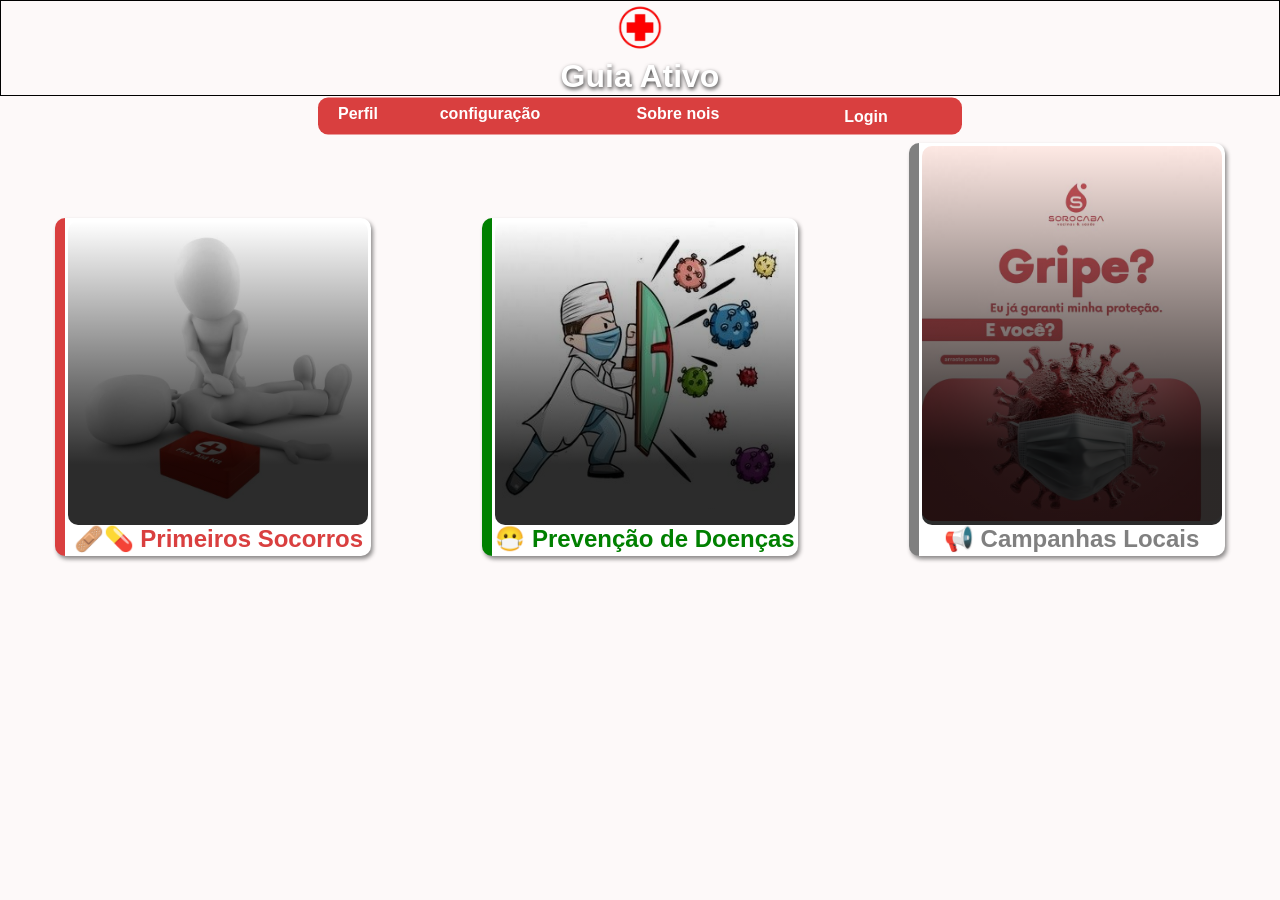
<file: eletiva/paginas/index.html>
<!DOCTYPE html>
<html lang="pt-br">

<head>
    <meta charset="UTF-8">
    <meta name="viewport" content="width=device-width, initial-scale=1.0">
    <title>Guia Ativa</title>
    <link rel="stylesheet" href="../estilos/main.css">
    <link rel="stylesheet" href="../medias/main.css">
    <link rel="stylesheet"
        href="https://fonts.googleapis.com/css2?family=Material+Symbols+Outlined:opsz,wght,FILL,GRAD@20..48,100..700,0..1,-50..200&icon_names=menu" />
    <link rel="shortcut icon" href="../logo.png" type="image/x-icon">

</head>

<body>
    <header>
        <span class="material-symbols-outlined" id="hamburguer">
            menu
        </span>
        <img src="../logo.png" alt="" id="logo">
        <h1>Guia Ativo</h1>
    </header>
    <nav id="menu">
        <a href="perfil.html" id="perfil-bt">Perfil</a>
        <div id="configuração-bt">configuração</div>
        <a href="sobre.html" id="sobre-bt">Sobre nois</a>
        <a href="login.html" id="login">Login</a>
    </nav>
    <div id="menudark">
        <div id="close">X</div>
        <input type="button" value="Dark Mode" id="dark">
    </div>
    <main>
        <section id="primeiro-socorros">
            <a href="socorros.html">
                <div class="card-socorro">
                    <img src="socorro.jpg" alt="logo" class="socorros">
                    <div class="sombra"></div>
                </div>
                <h2 id="tiulo-socorro">🩹💊 Primeiros Socorros</h2>
            </a>
        </section>
        <section id="doença">
            <a href="doença.html">
                <div class="card-socorro">
                    <img src="doença.jpg" class="socorros">
                    <div class="sombra"></div>
                </div>
                <h2 id="titulo-doença">😷 Prevenção de Doenças</h2>
            </a>
        </section>
        <section id="campanhas">
            <a href="campanha.html">
                <div class="card-socorro">
                    <img src="campanha.jpg" class="socorros">
                    <div class="sombra"></div>
                </div>
                <h2 id="titulo-campanha">📢 Campanhas Locais</h2>
            </a>
        </section>
    </main>
    <script src="../script/index.js"></script>
</body>

</html>
</file>
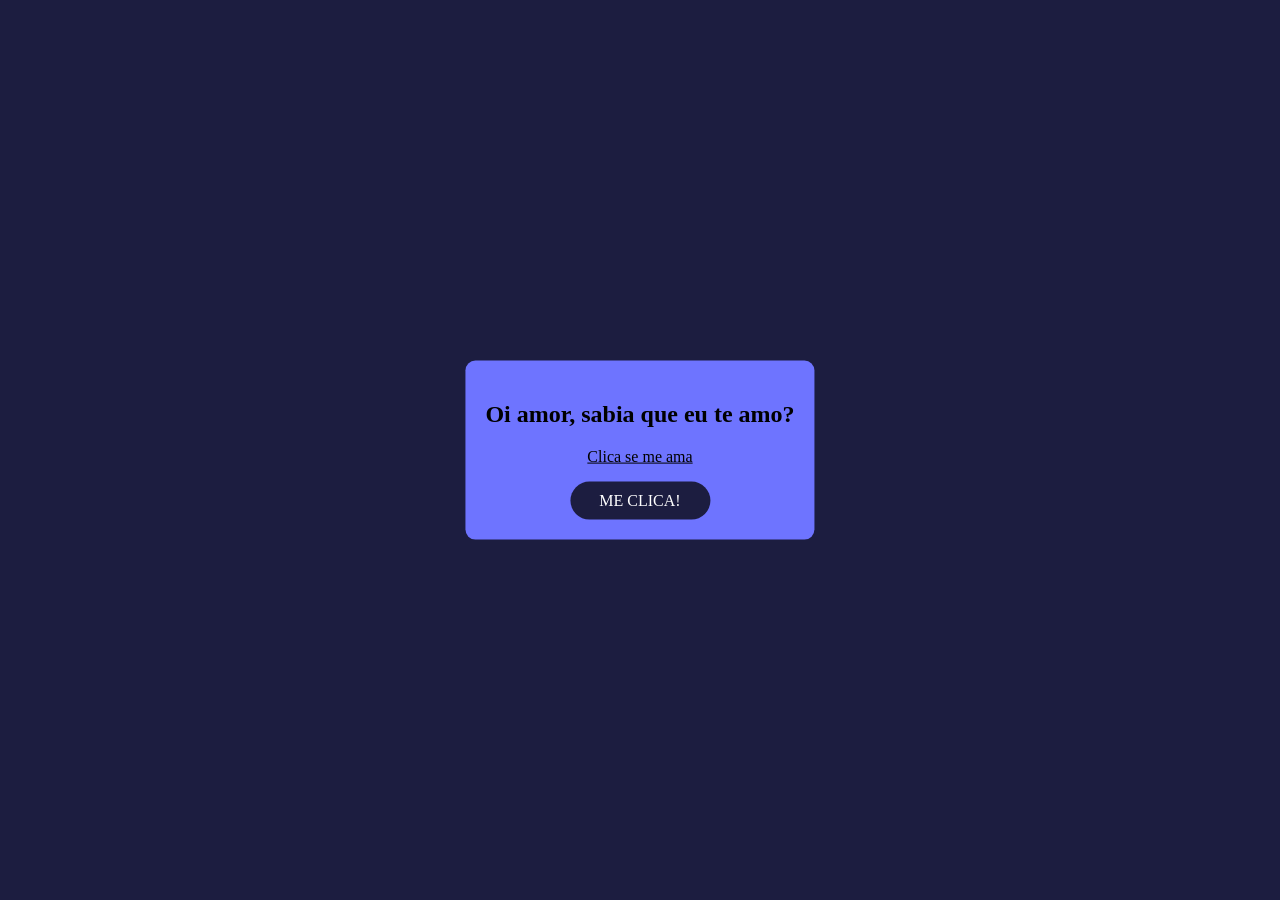
<file: pagina-inicial.html>
<!DOCTYPE html>
<html lang="pt-br">

<head>
    <meta charset="UTF-8">
    <meta name="viewport" content="width=device-width, initial-scale=1.0">
    <title>te amo!</title>
    <style>
        body {
            background-color: #1C1D40;
        }

        main {
            position: absolute;
            top: 50%;
            left: 50%;
            transform: translate(-50%, -50%);
            background-color: #6E74FF;
            padding: 20px;
            border-radius: 10px;
        }

        h1,
        p {
            text-align: center;
        }

        p {
            text-decoration: underline;
        }

        a {
            background-color: #1C1D40;
            color: #FFFFFF;
            padding: 10px 20px;
            text-decoration: none;
            border-radius: 50px;
            width: 100px;
            display: block;
            margin: auto;
            text-align: center;
        }

        a:hover {
            background-color: #4247dc;
            color: #181818;
            transition: all 0.4s ease;
        }
    </style>
</head>

<body>
    <main>
        <section>
            <h1>Oi amor, sabia que eu te amo?</h1>
            <p>Clica se me ama</p>
            <a href="maria.html">ME CLICA!</a>
        </section>
    </main>
</body>

</html>
</file>
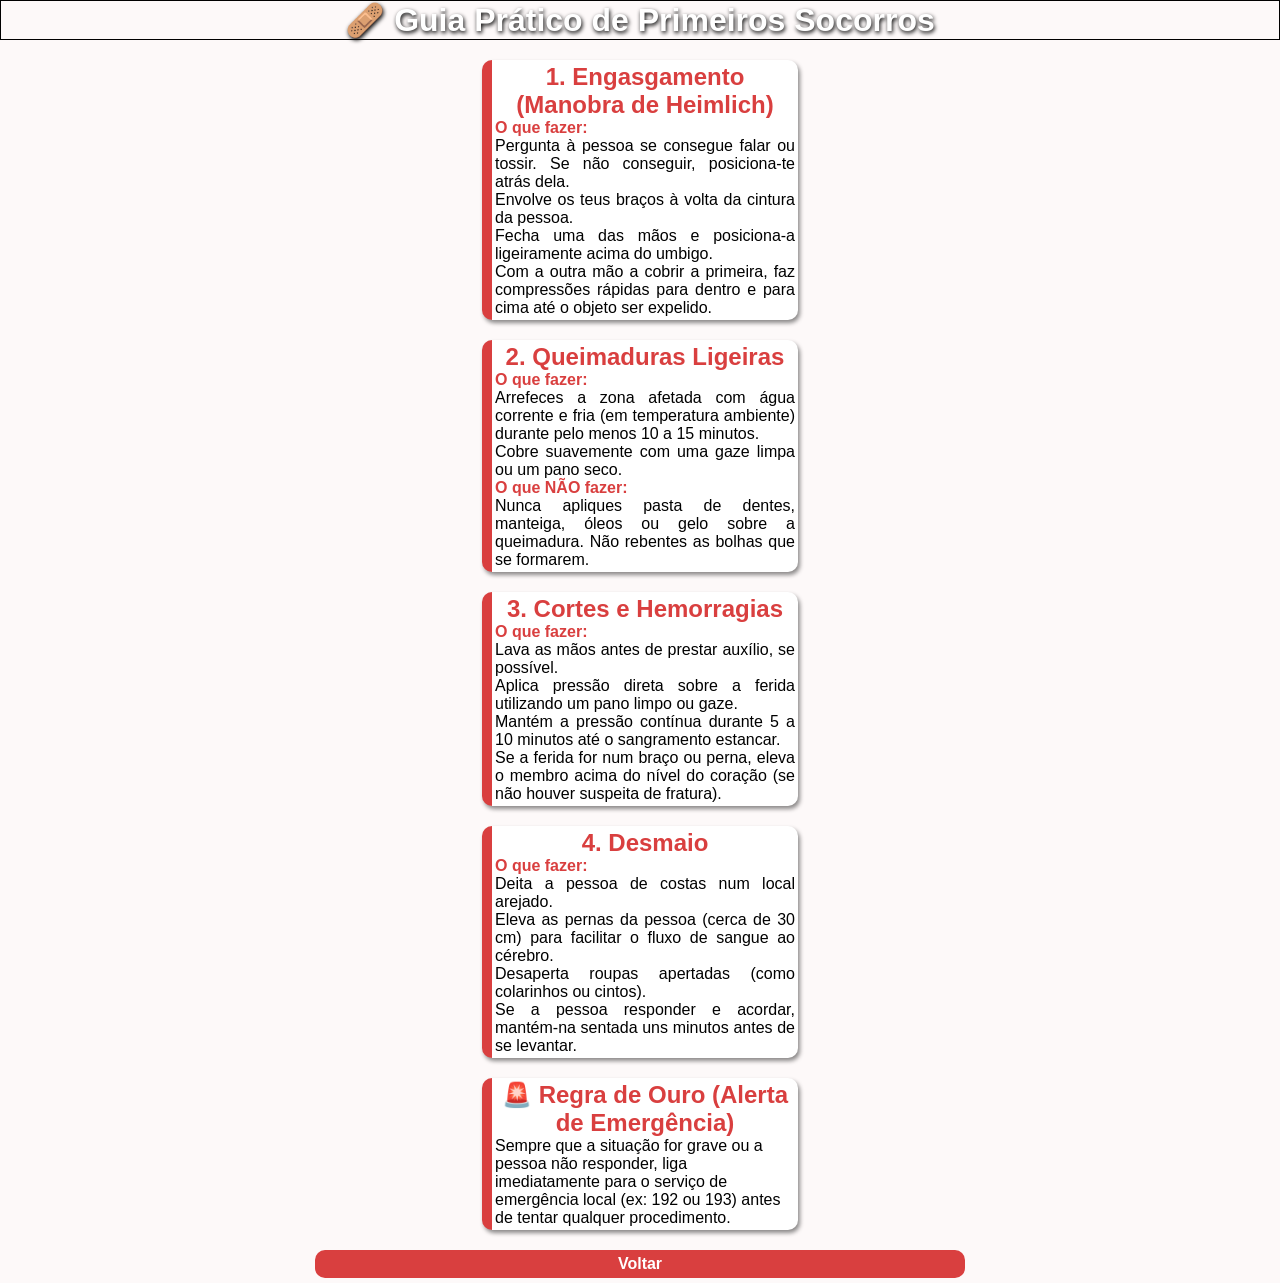
<file: eletiva/socorros.html>
<!DOCTYPE html>
<html lang="pt-br">

<head>
    <meta charset="UTF-8">
    <meta name="viewport" content="width=device-width, initial-scale=1.0">
    <title>primeiros socorros</title>
    <link rel="stylesheet" href="estilos/socorros.css">
    <link rel="shortcut icon" href="logo.png" type="image/x-icon">
</head>

<body>
    <header>
        <h1>🩹 Guia Prático de Primeiros Socorros</h1>
    </header>
    <main>
        <section>
            <h2><span>1. Engasgamento (Manobra de Heimlich)</span></h2>
            <p><span>O que fazer:</span>
                <br>
                Pergunta à pessoa se consegue falar ou tossir. Se não conseguir, posiciona-te atrás dela.
                <br>

                Envolve os teus braços à volta da cintura da pessoa.
                <br>

                Fecha uma das mãos e posiciona-a ligeiramente acima do umbigo.
                <br>

                Com a outra mão a cobrir a primeira, faz compressões rápidas para dentro e para cima até o objeto ser
                expelido.
            </p>
        </section>
        <section>
            <h2><span>2. Queimaduras Ligeiras</span></h2>
            <p>
                <span>O que fazer:</span>
                <br>
                Arrefeces a zona afetada com água corrente e fria (em temperatura ambiente) durante pelo menos 10 a 15
                minutos.
                <br>
                Cobre suavemente com uma gaze limpa ou um pano seco.
                <br>
                <span>O que NÃO fazer:</span>
                <br>
                Nunca apliques pasta de dentes, manteiga, óleos ou gelo sobre a queimadura.

                Não rebentes as bolhas que se formarem.
            </p>
        </section>
        <section>
            <h2><span>3. Cortes e Hemorragias</span></h2>
            <p>
                <span>O que fazer:</span>
                <br>
                Lava as mãos antes de prestar auxílio, se possível.
                <br>
                Aplica pressão direta sobre a ferida utilizando um pano limpo ou gaze.
                <br>
                Mantém a pressão contínua durante 5 a 10 minutos até o sangramento estancar.
                <br>
                Se a ferida for num braço ou perna, eleva o membro acima do nível do coração (se não houver suspeita de
                fratura).
            </p>
        </section>
        <section>
            <h2><span>4. Desmaio</span></h2>
            <p>
                <span>O que fazer:</span>
                <br>
                Deita a pessoa de costas num local arejado.
                <br>
                Eleva as pernas da pessoa (cerca de 30 cm) para facilitar o fluxo de sangue ao cérebro.
                <br>
                Desaperta roupas apertadas (como colarinhos ou cintos).
                <br>
                Se a pessoa responder e acordar, mantém-na sentada uns minutos antes de se levantar.
            </p>
        </section>
        <section>
            <h2><span>🚨 Regra de Ouro (Alerta de Emergência)</span></h2>
            <blockquote>Sempre que a situação for grave ou a pessoa não responder, liga imediatamente para o serviço de
                emergência local (ex: 192 ou 193) antes de tentar qualquer procedimento.</blockquote>
        </section>
        <a href="index.html">Voltar</a>
    </main>
</body>

</html>
</file>
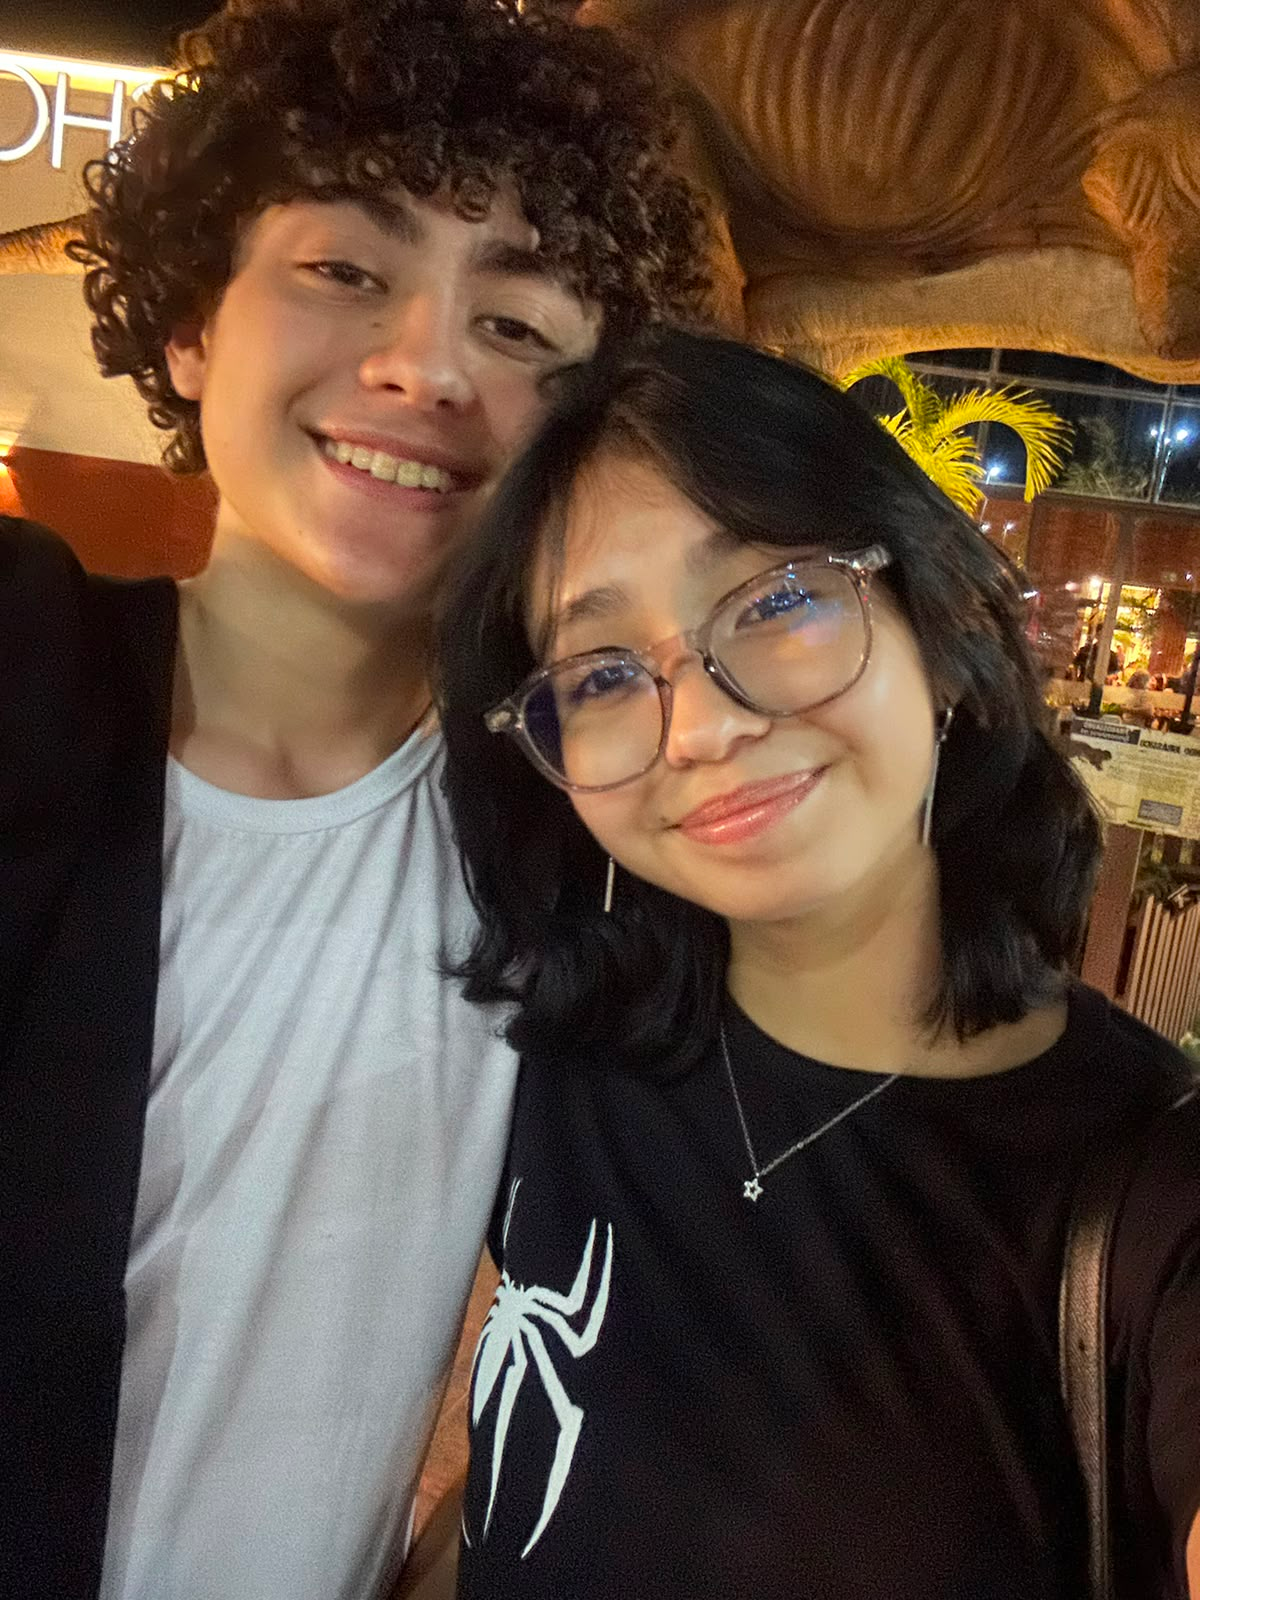
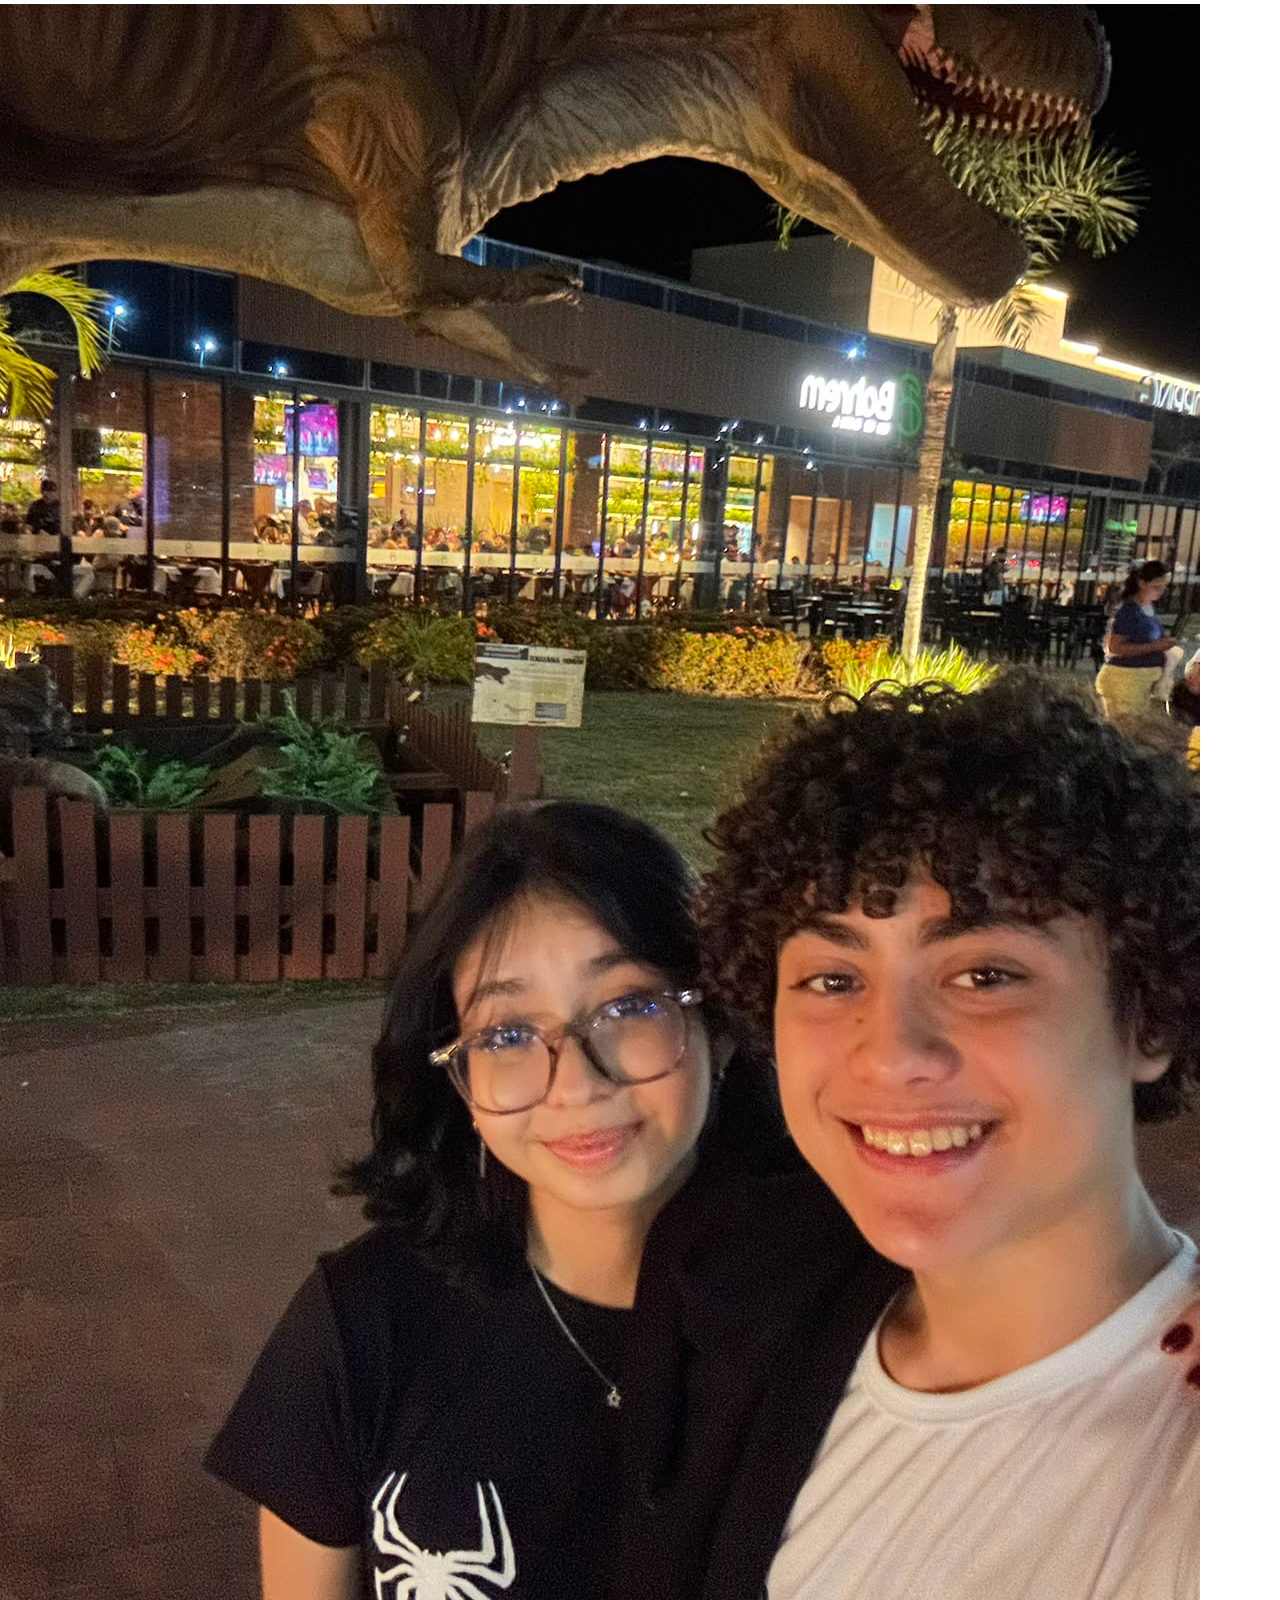
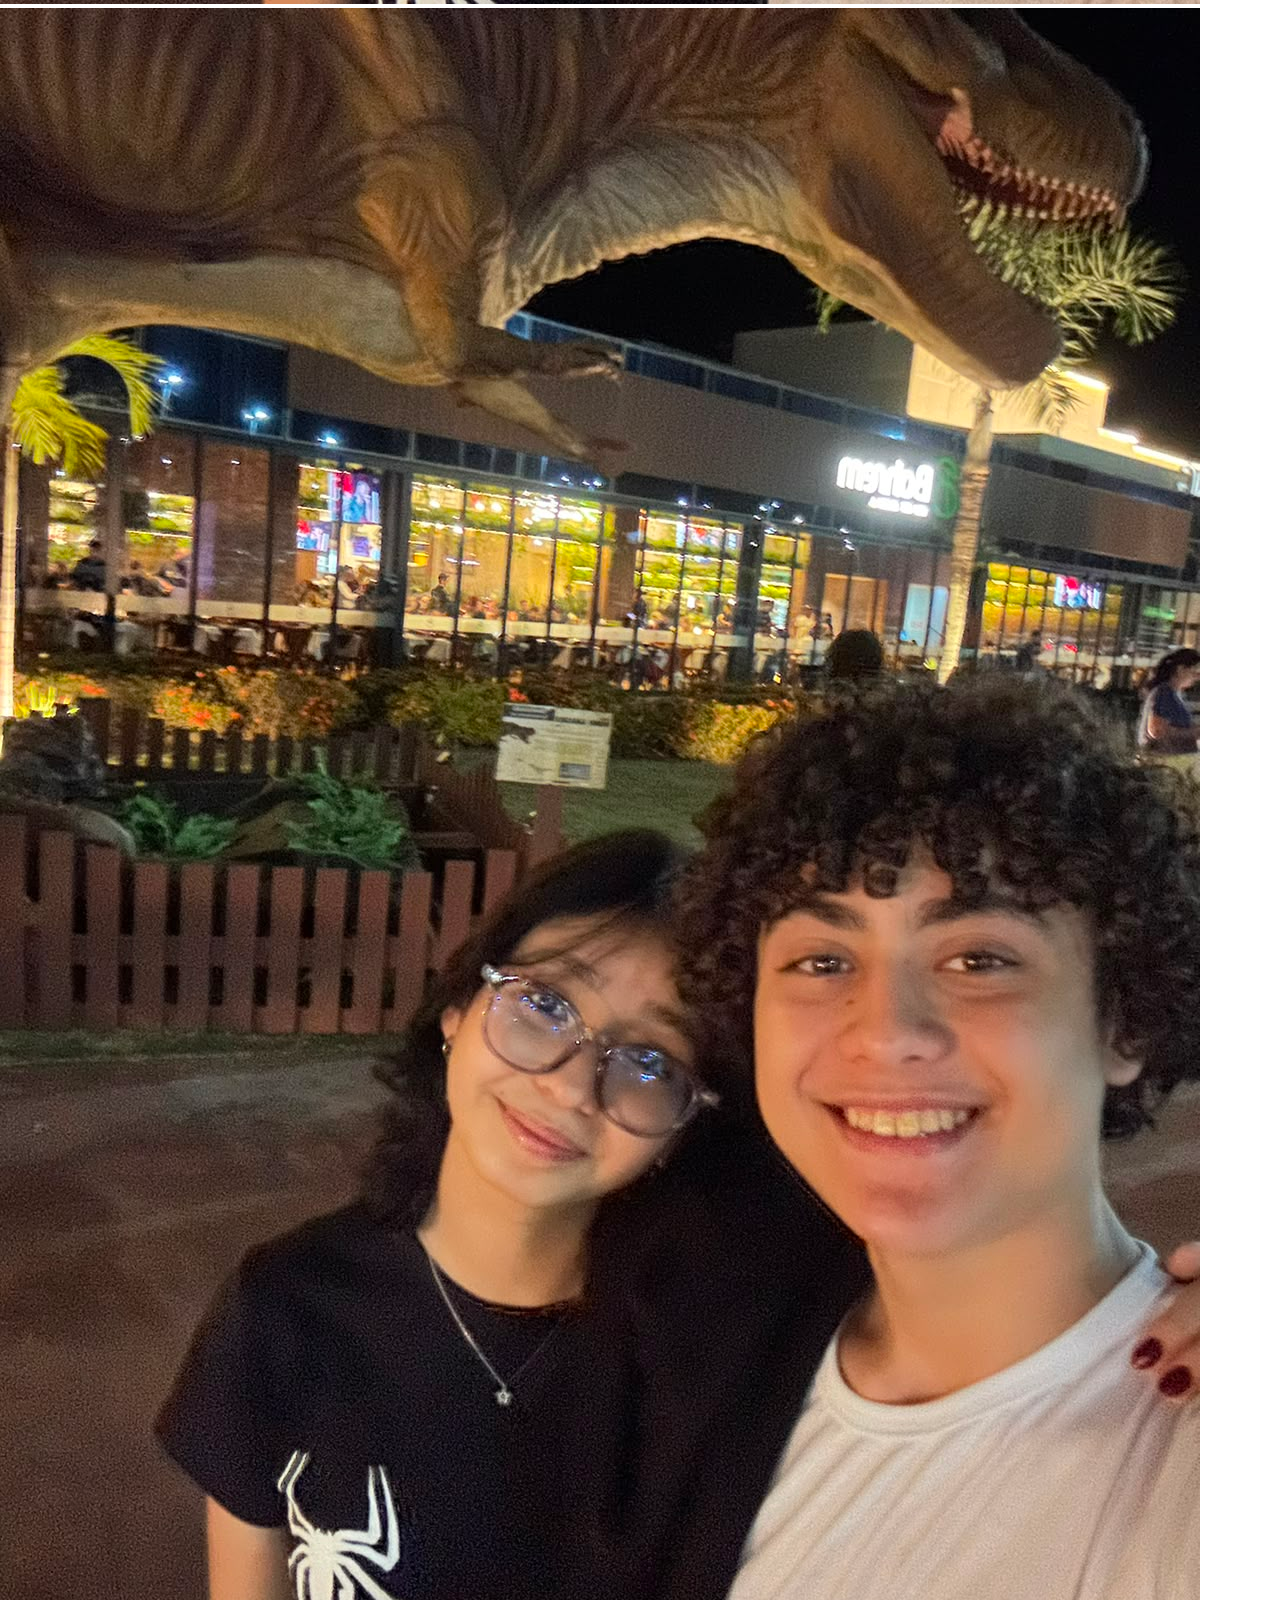
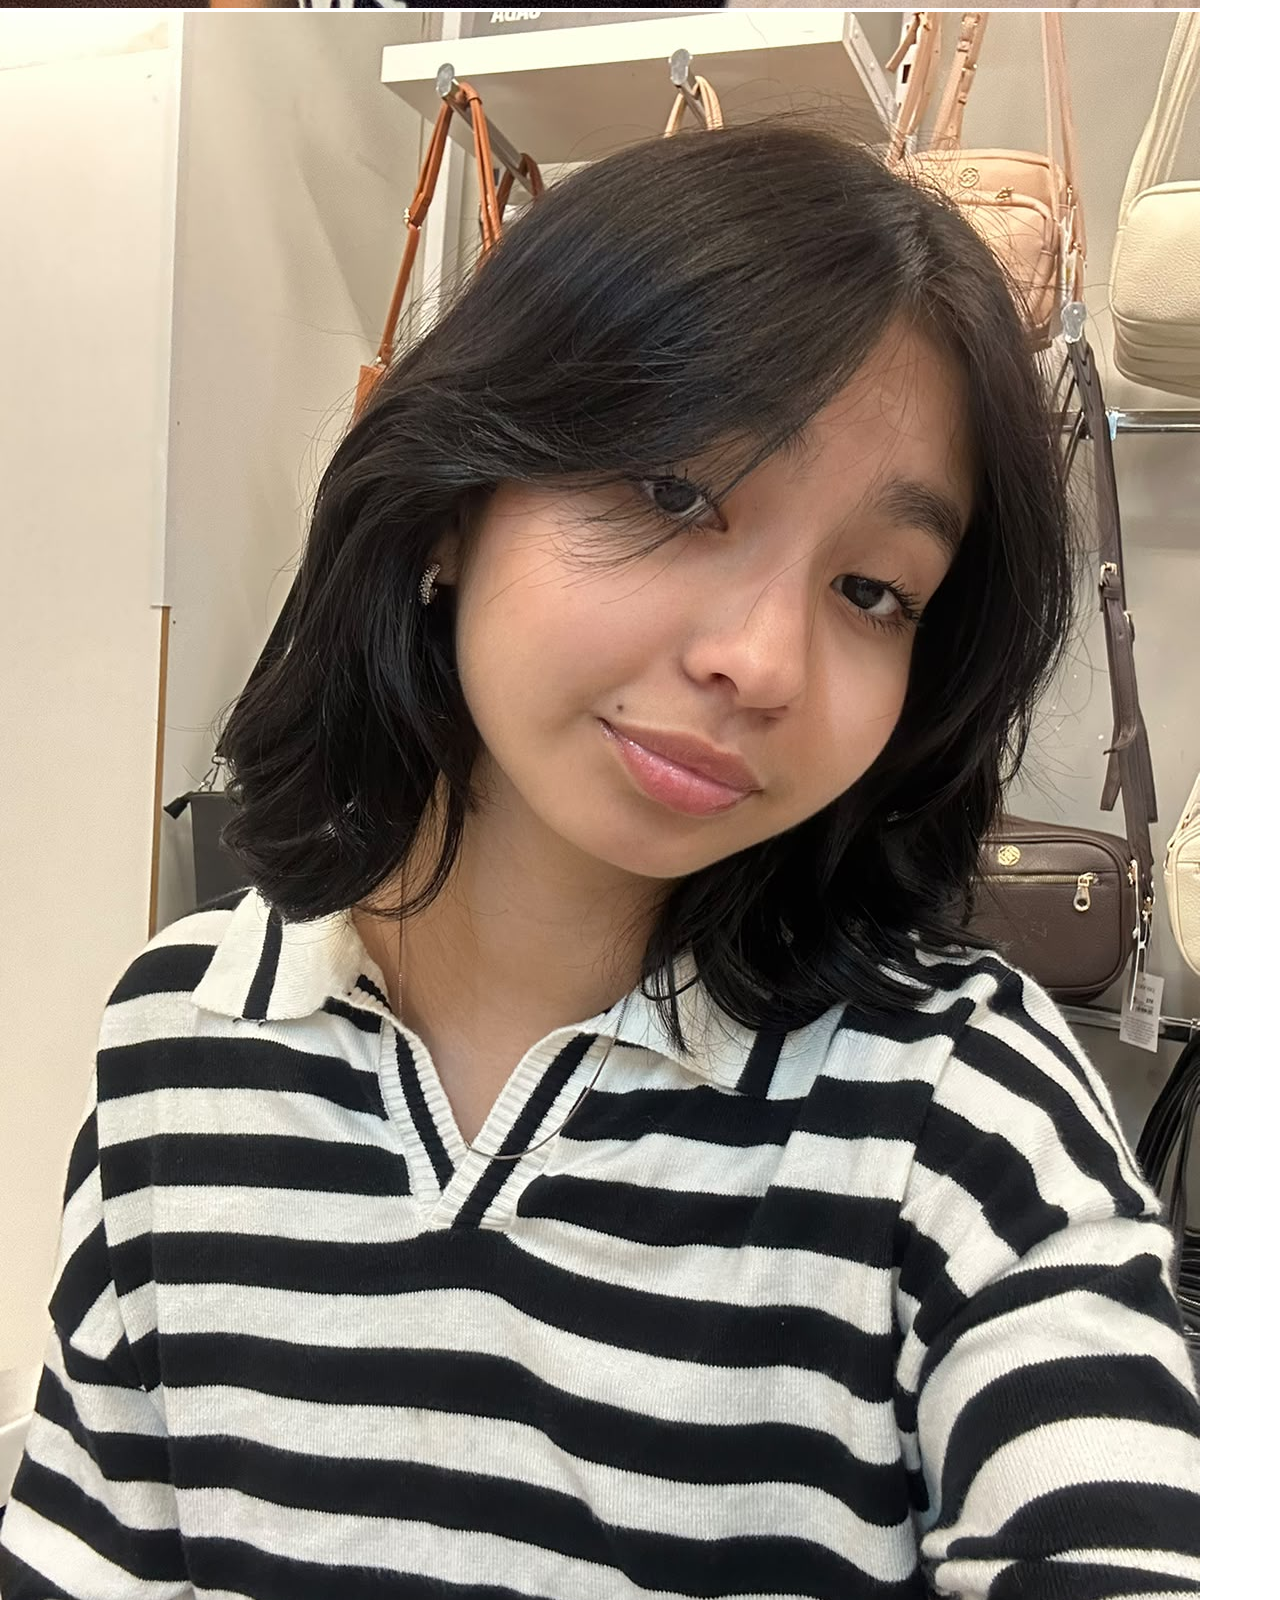
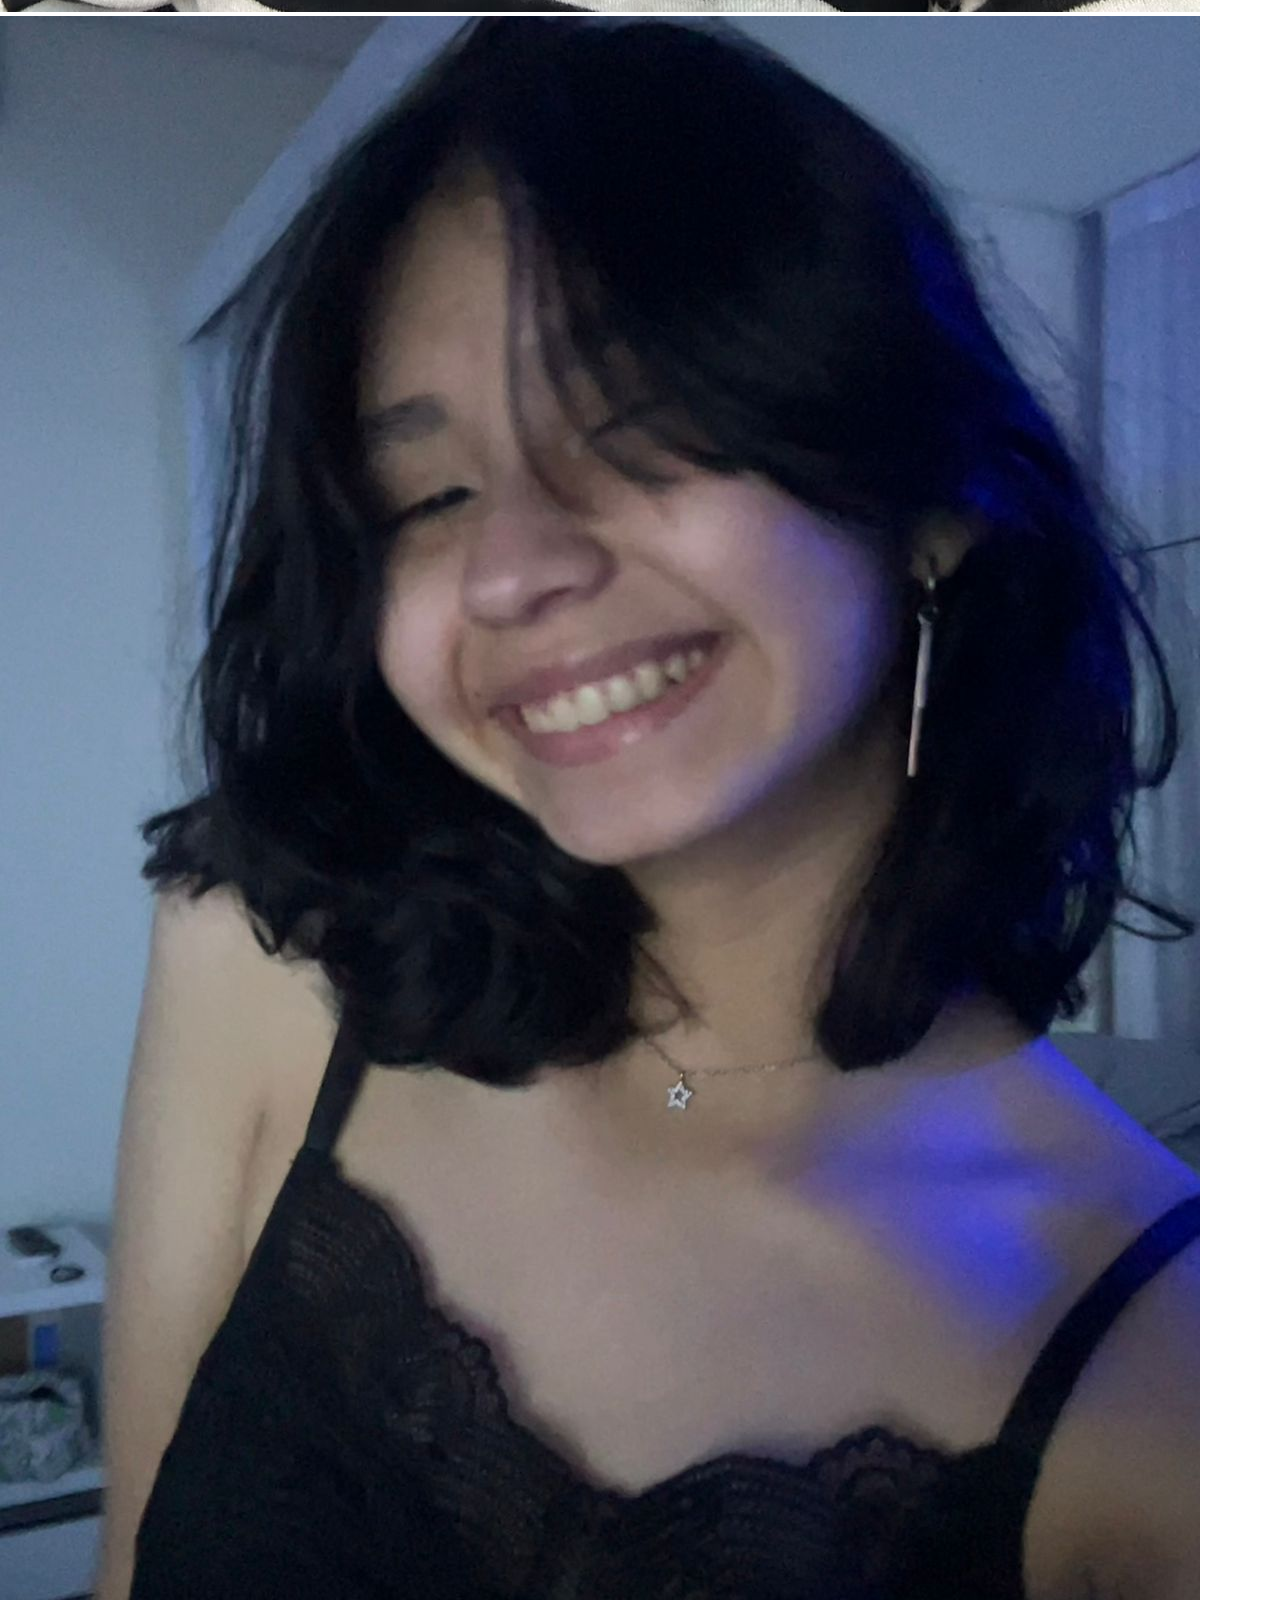
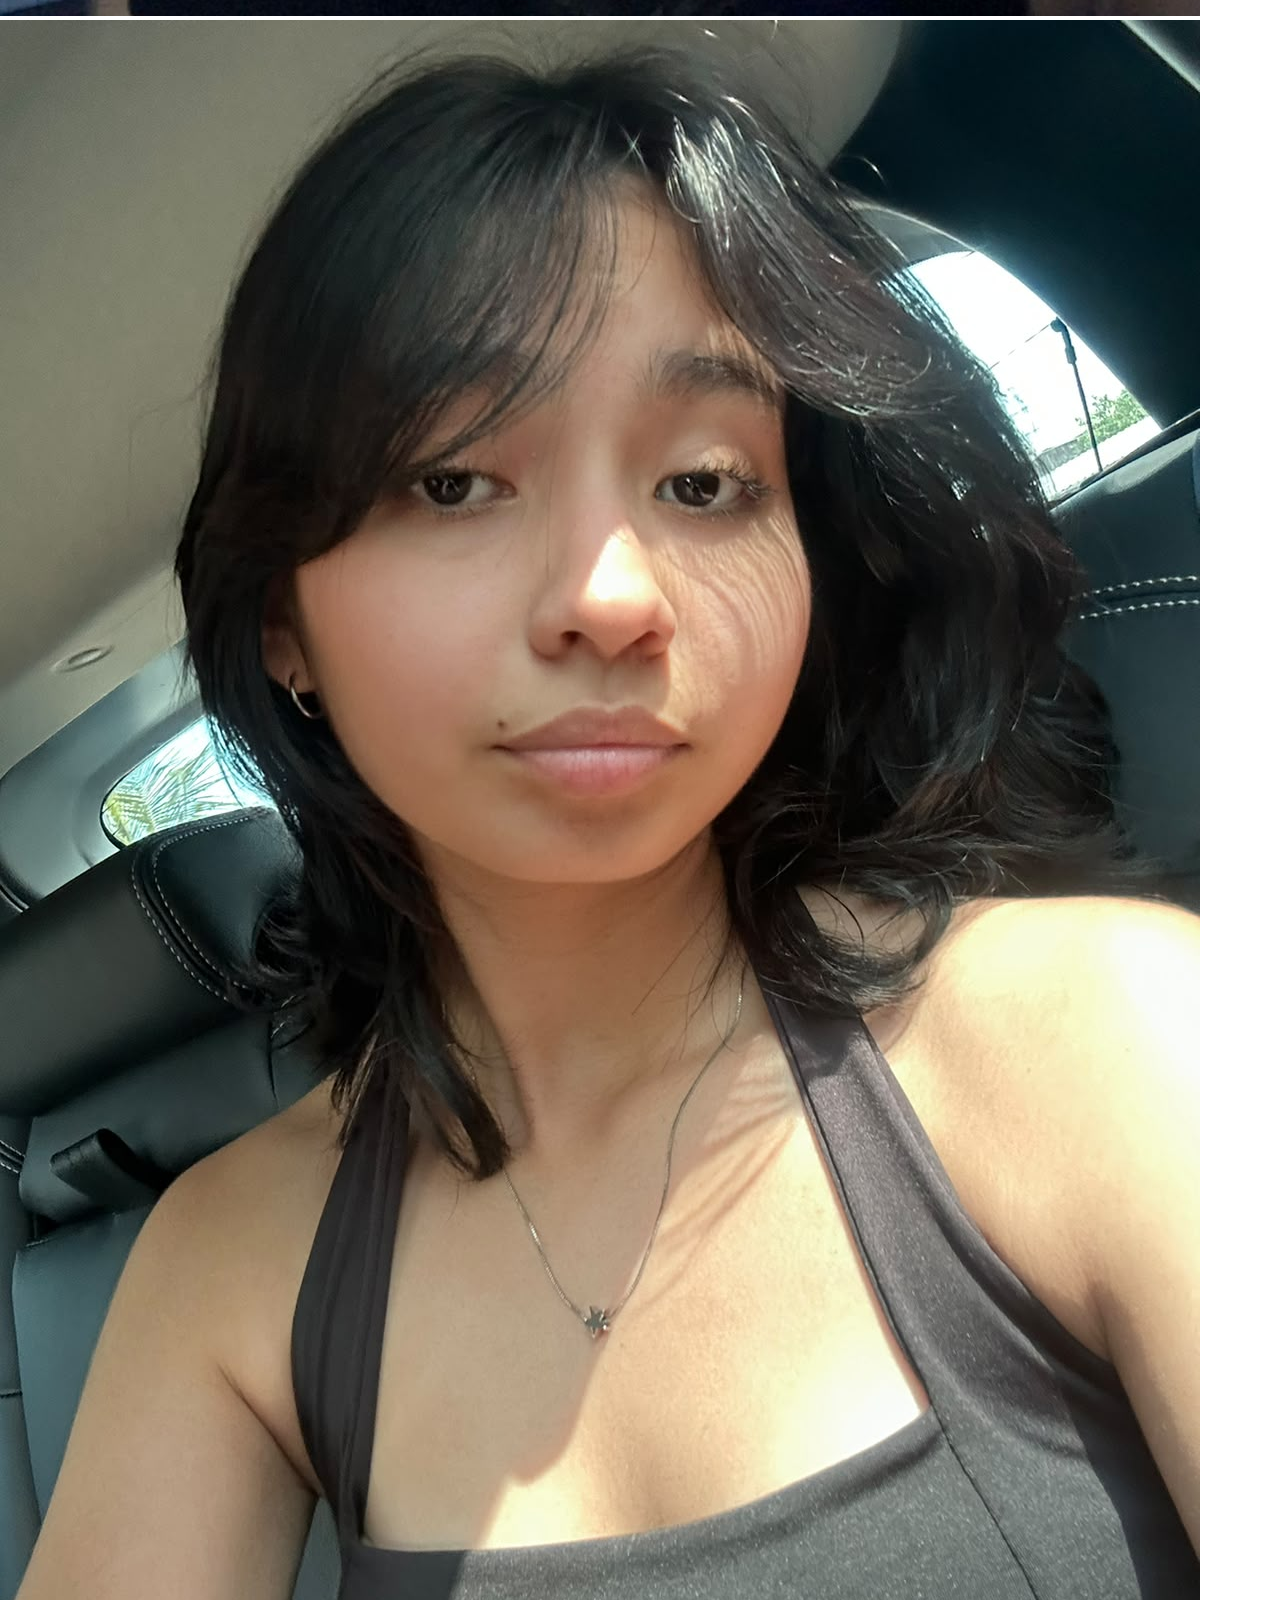
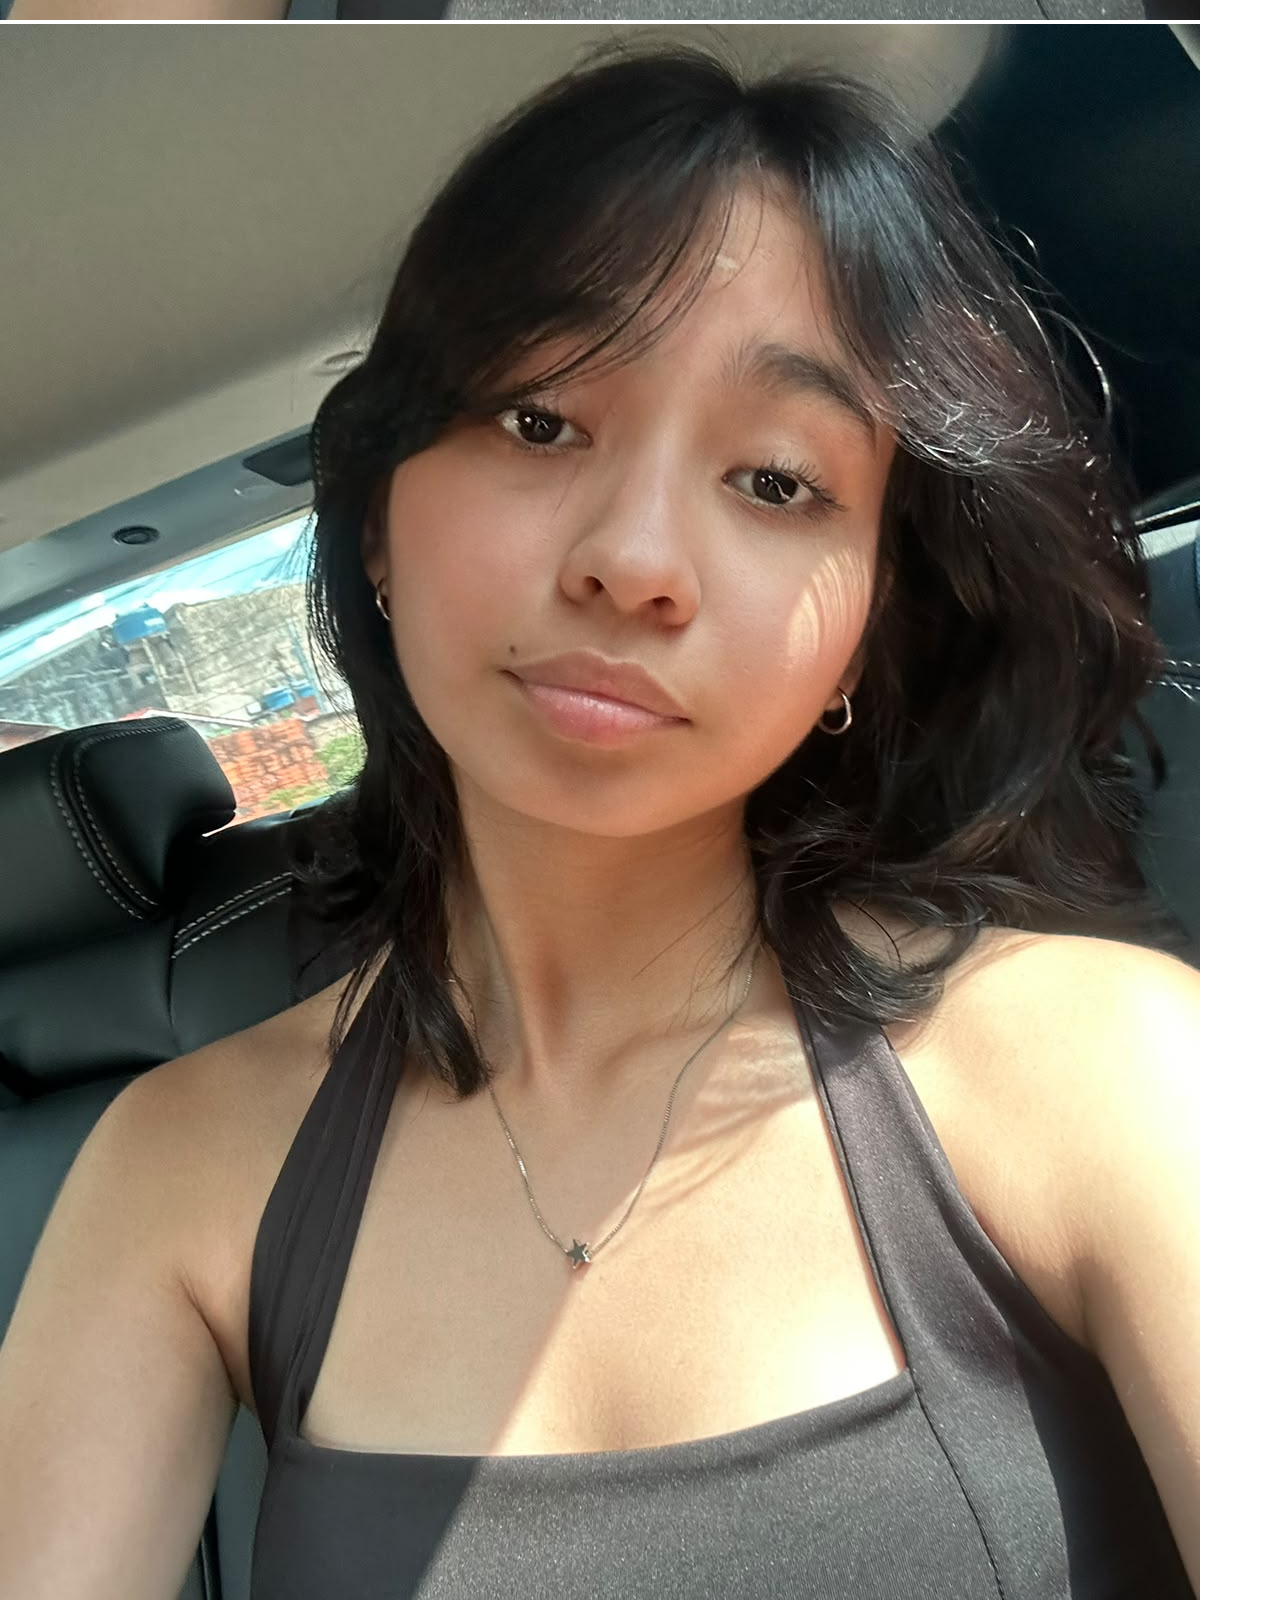
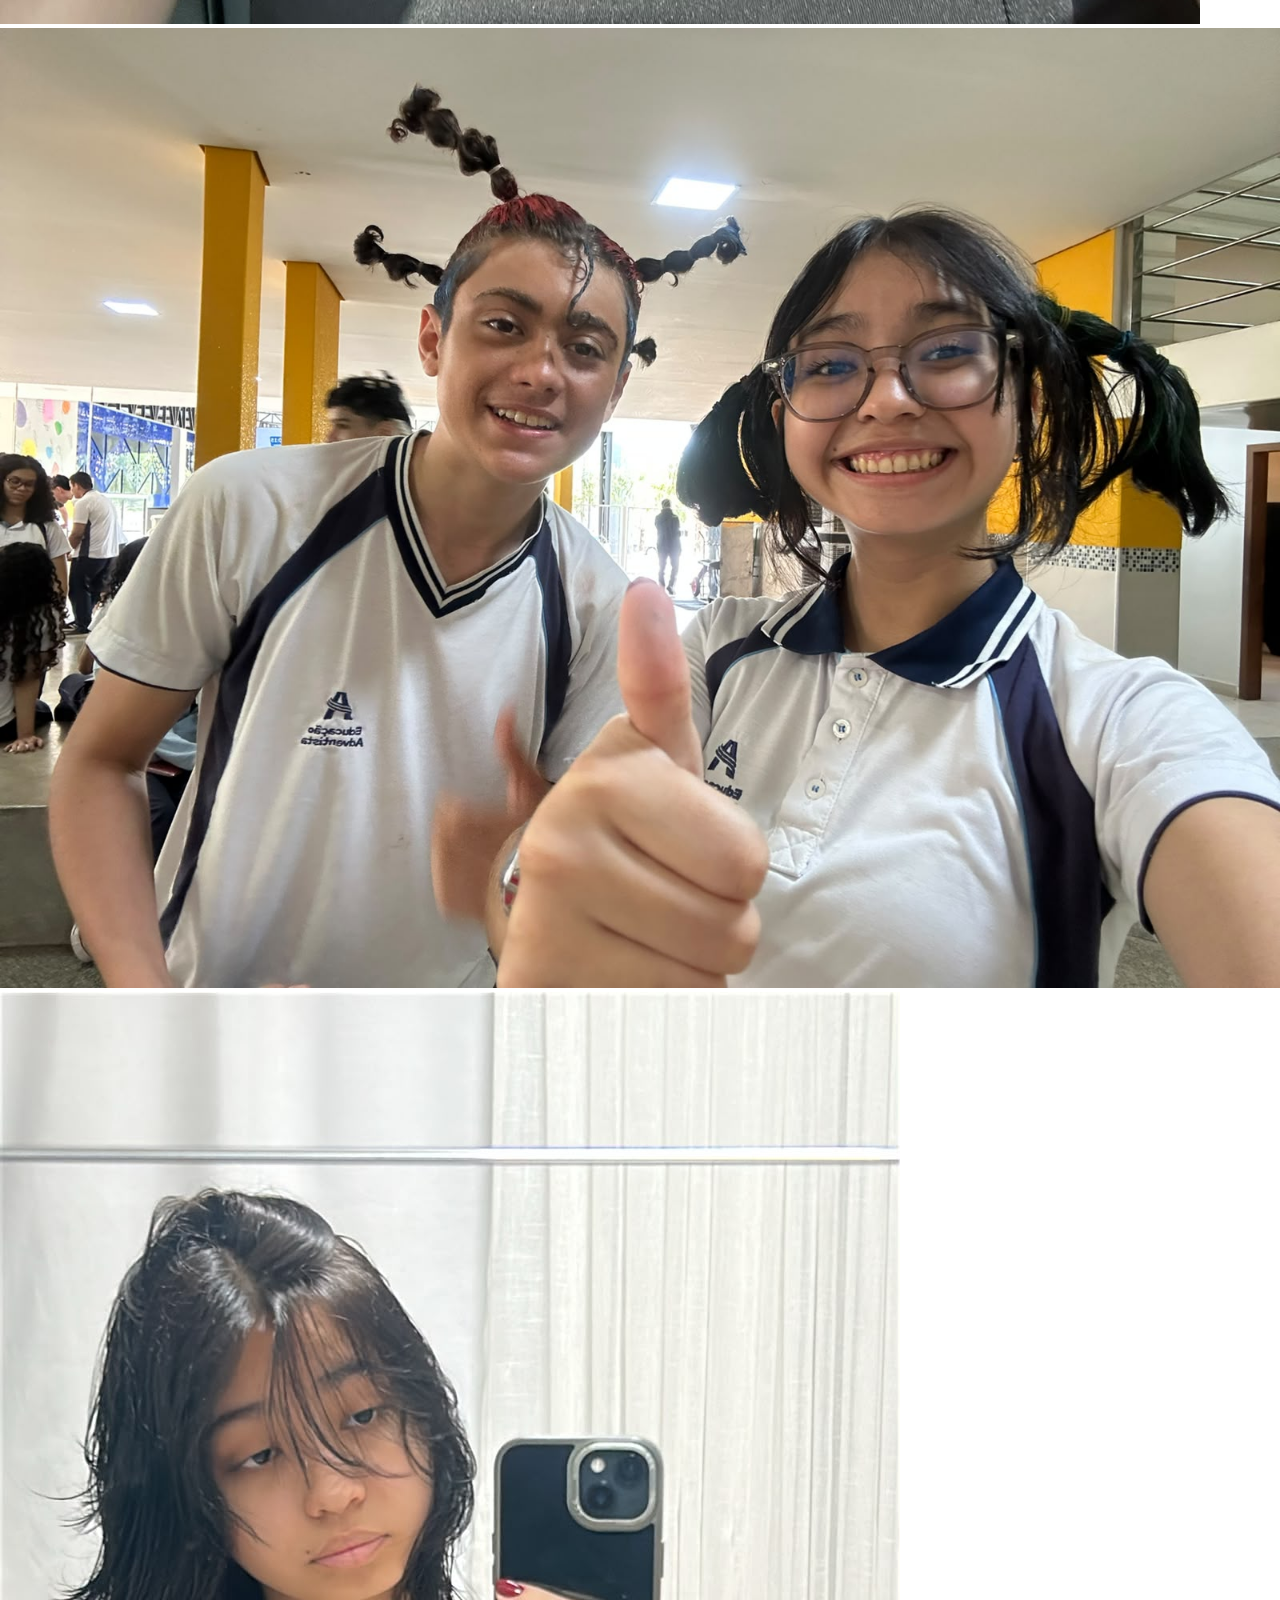
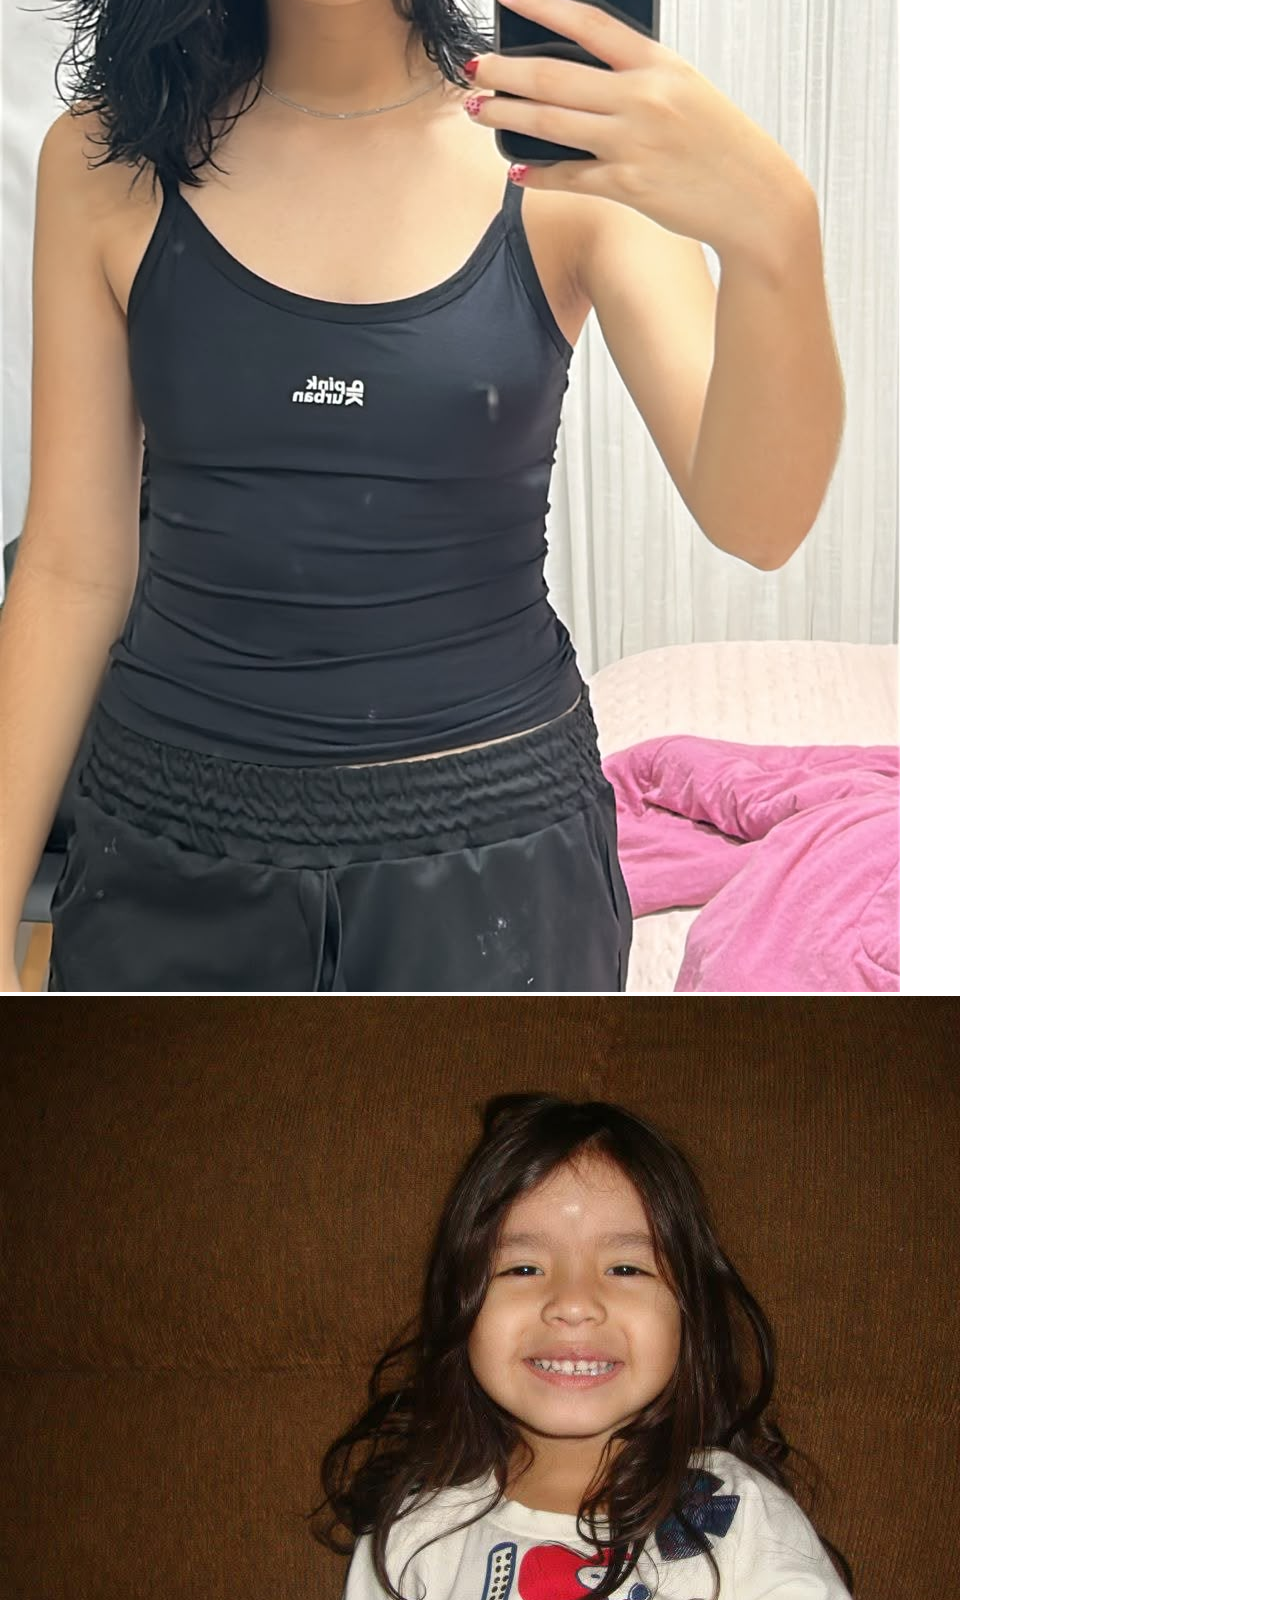
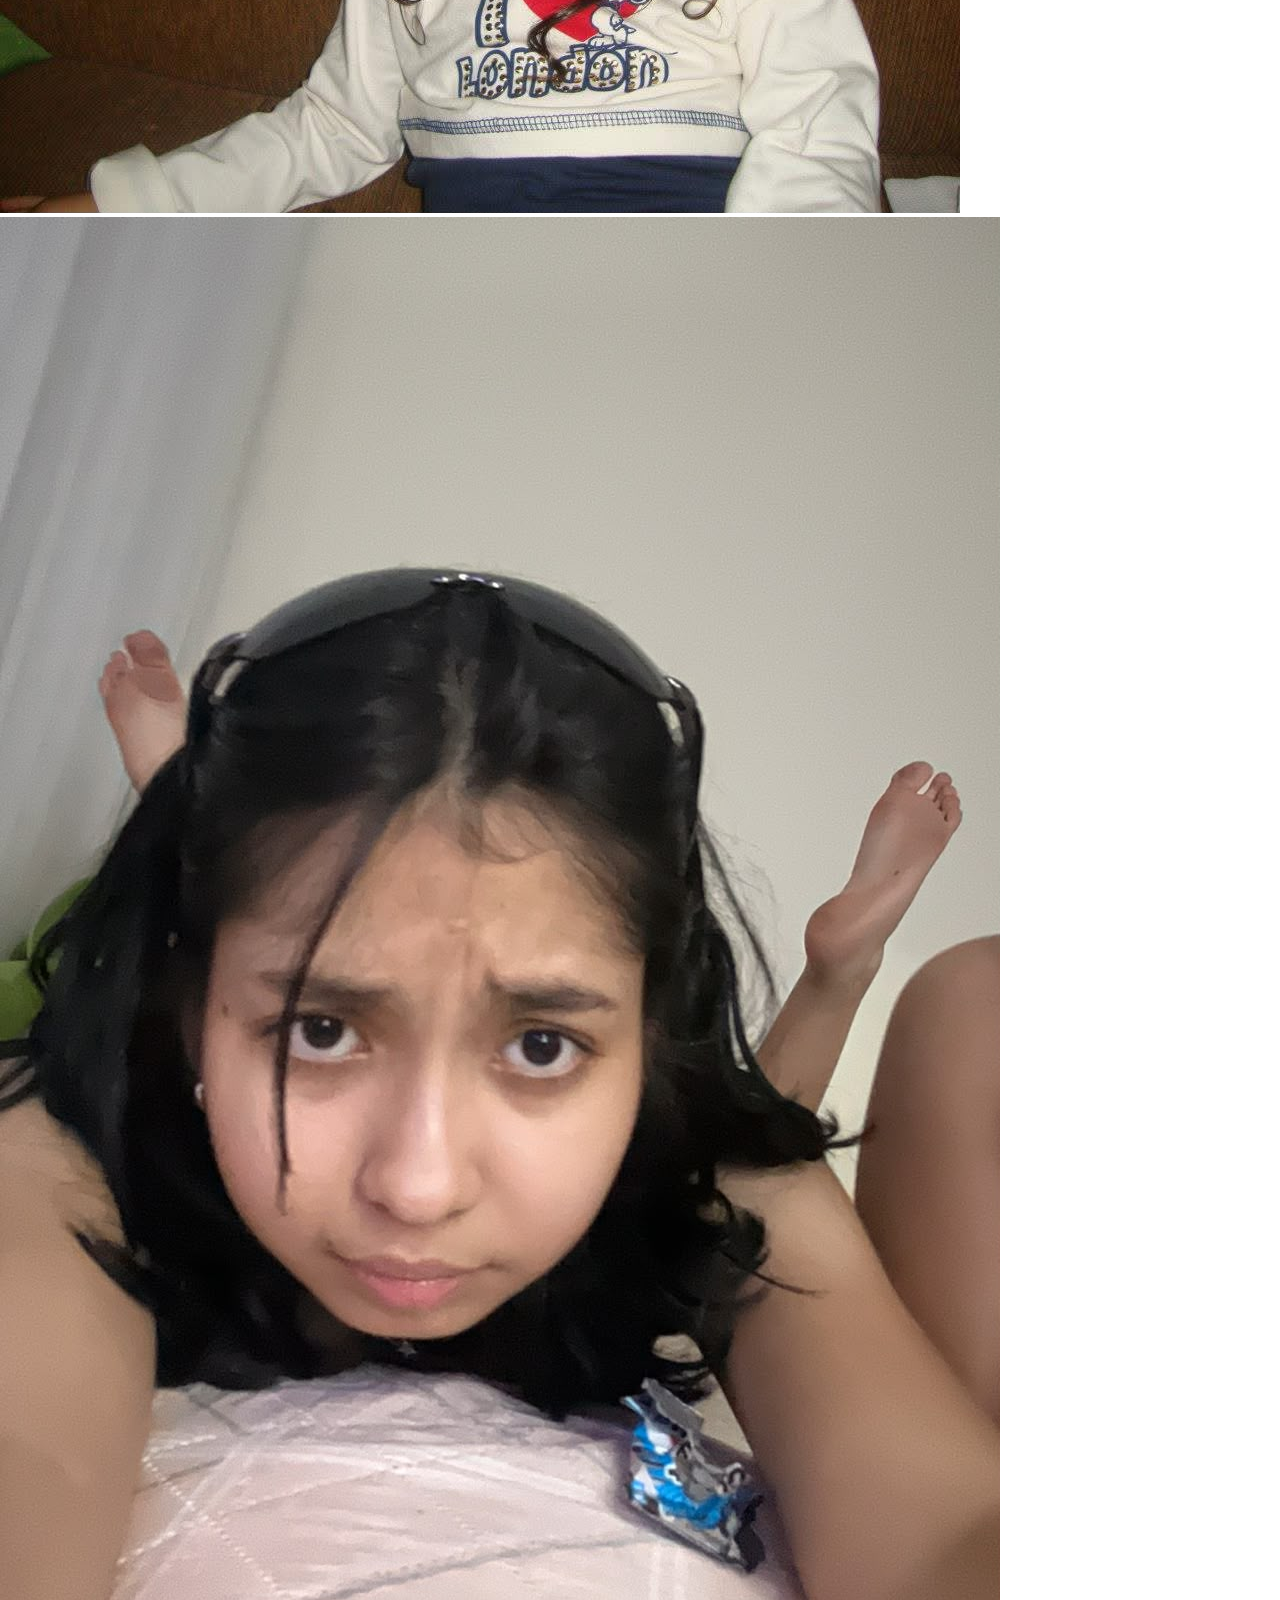
<file: maria/fotos.html>
<!DOCTYPE html>
<html lang="pt-br">

<head>
    <meta charset="UTF-8">
    <meta name="viewport" content="width=device-width, initial-scale=1.0">
    <title>Document</title>
    <style>
        * {
            margin: 0%;
            padding: 0%;
        }

        img {
            display: inline-block;
            max-width: 100%;
            margin: 0%;
        }

        ::-webkit-scrollbar {
            width: 0%;
            height: 0%;
        }
    </style>
</head>

<body>
    <img src="fotos iframes/WhatsApp Image 2026-10-09 at 23.11.14 (1).jpeg" alt="">
    <img src="fotos iframes/WhatsApp Image 2026-10-09 at 23.11.14 (2).jpeg" alt="">
    <img src="fotos iframes/WhatsApp Image 2026-10-09 at 23.11.14.jpeg" alt="">
    <img src="fotos iframes/WhatsApp Image 2026-10-09 at 23.11.15 (1).jpeg" alt="">
    <img src="fotos iframes/WhatsApp Image 2026-10-09 at 23.11.15.jpeg" alt="">
    <img src="fotos iframes/WhatsApp Image 2026-10-09 at 23.11.16 (1).jpeg" alt="">
    <img src="fotos iframes/WhatsApp Image 2026-10-09 at 23.11.16.jpeg" alt="">
    <img src="fotos iframes/WhatsApp Image 2026-10-10 at 00.24.15.jpeg" alt="">
    <img src="fotos iframes/WhatsApp Image 2026-10-04 at 12.50.21.jpeg" alt="">
    <img src="fotos iframes/WhatsApp Image 2026-10-07 at 20.58.49.jpeg" alt="">
    <img src="fotos iframes/WhatsApp Image 2026-10-08 at 20.30.20.jpeg" alt="">
    <img src="fotos iframes/WhatsApp Image 2026-10-10 at 01.06.16.jpeg" alt="">
    <img src="fotos iframes/WhatsApp Image 2026-10-11 at 00.53.29 (1).jpeg" alt="">
    <img src="fotos iframes/WhatsApp Image 2026-10-11 at 00.53.29.jpeg" alt="">
    <img src="fotos iframes/WhatsApp Image 2026-10-12 at 16.07.27.jpeg" alt="">
    <img src="fotos iframes/WhatsApp Image 2026-10-12 at 16.07.27 (2).jpeg" alt="">
    <img src="fotos iframes/WhatsApp Image 2026-10-12 at 16.07.27 (1).jpeg" alt="">
    <img src="fotos iframes/WhatsApp Image 2026-10-12 at 16.07.26.jpeg" alt="">
    <img src="fotos iframes/WhatsApp Image 2026-10-12 at 16.07.26 (2).jpeg" alt="">
    <img src="fotos iframes/WhatsApp Image 2026-10-12 at 16.07.26 (1).jpeg" alt="">
    <img src="fotos iframes/WhatsApp Image 2026-10-12 at 16.07.26 (1).jpeg" alt="">
    <img src="fotos iframes/WhatsApp Image 2026-10-12 at 16.07.25.jpeg" alt="">
    <img src="fotos iframes/WhatsApp Image 2026-10-12 at 16.07.24.jpeg" alt="">
</body>

</html>
</file>
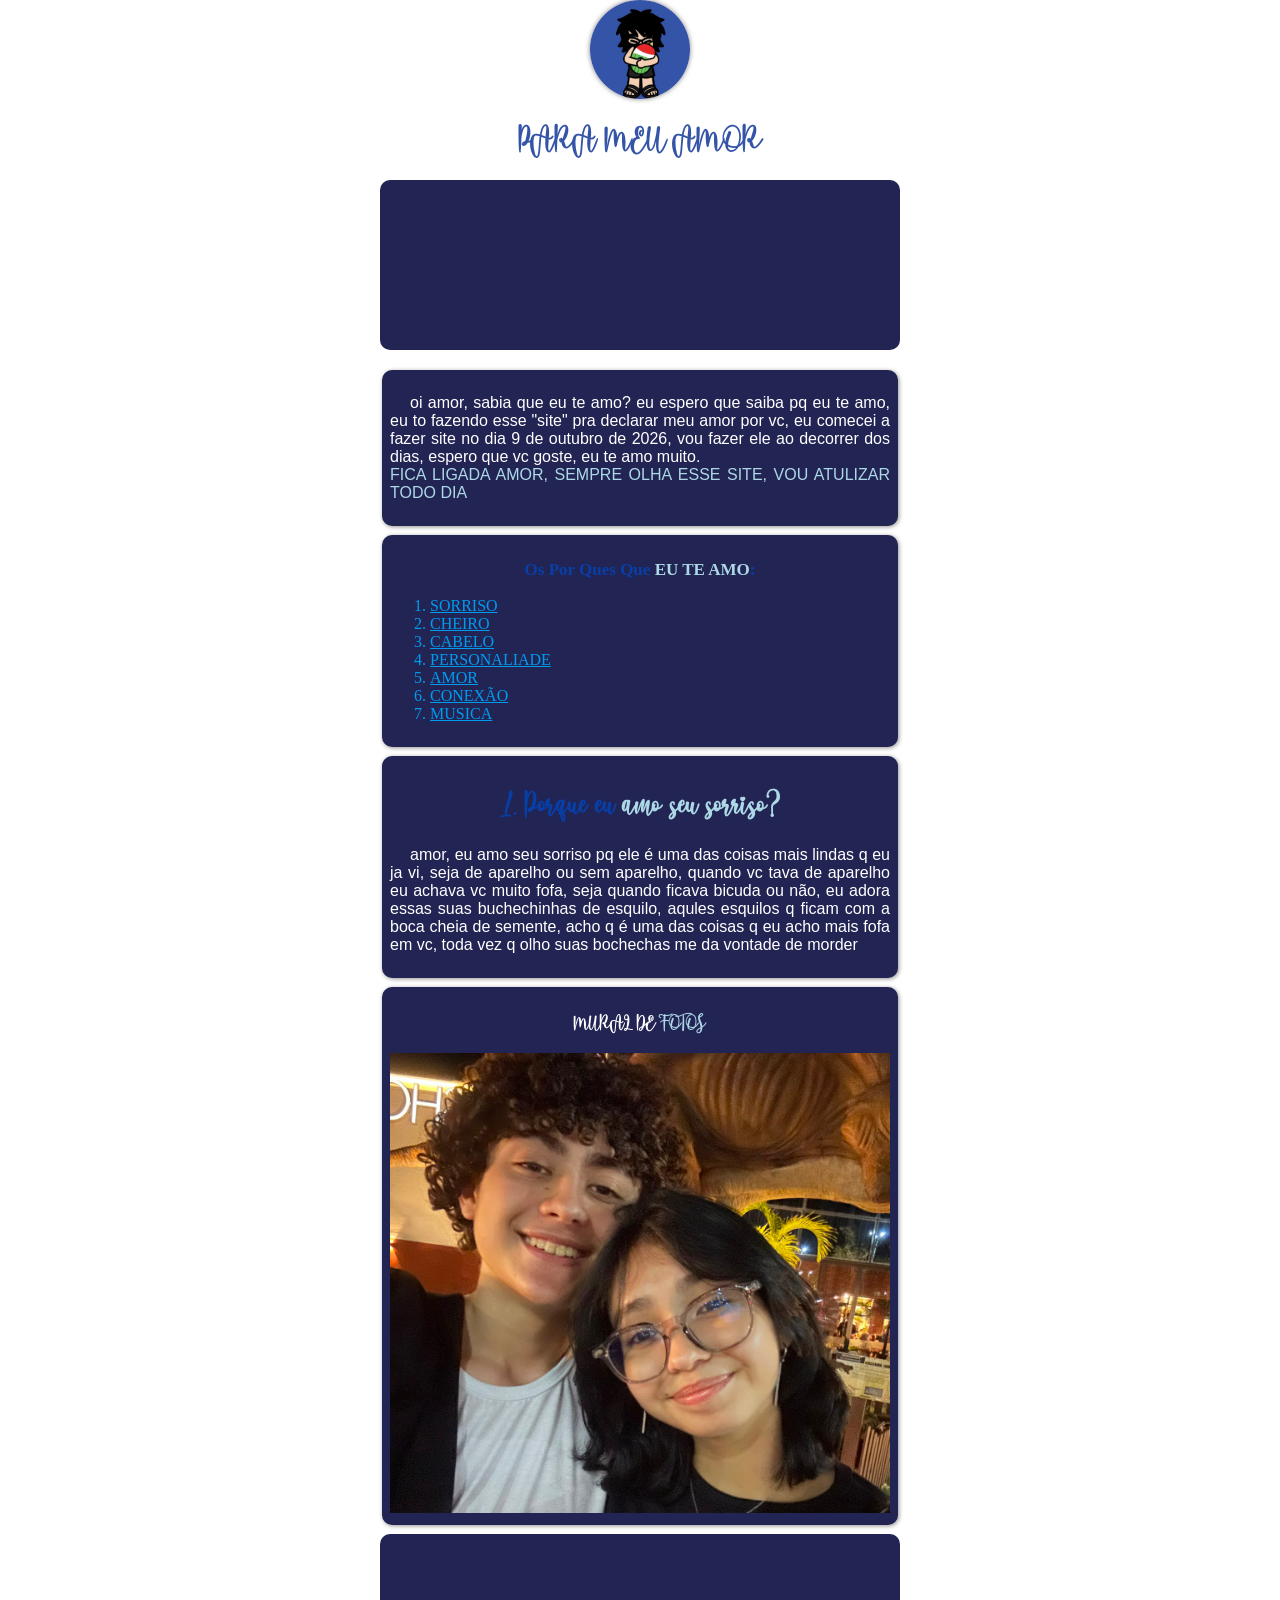
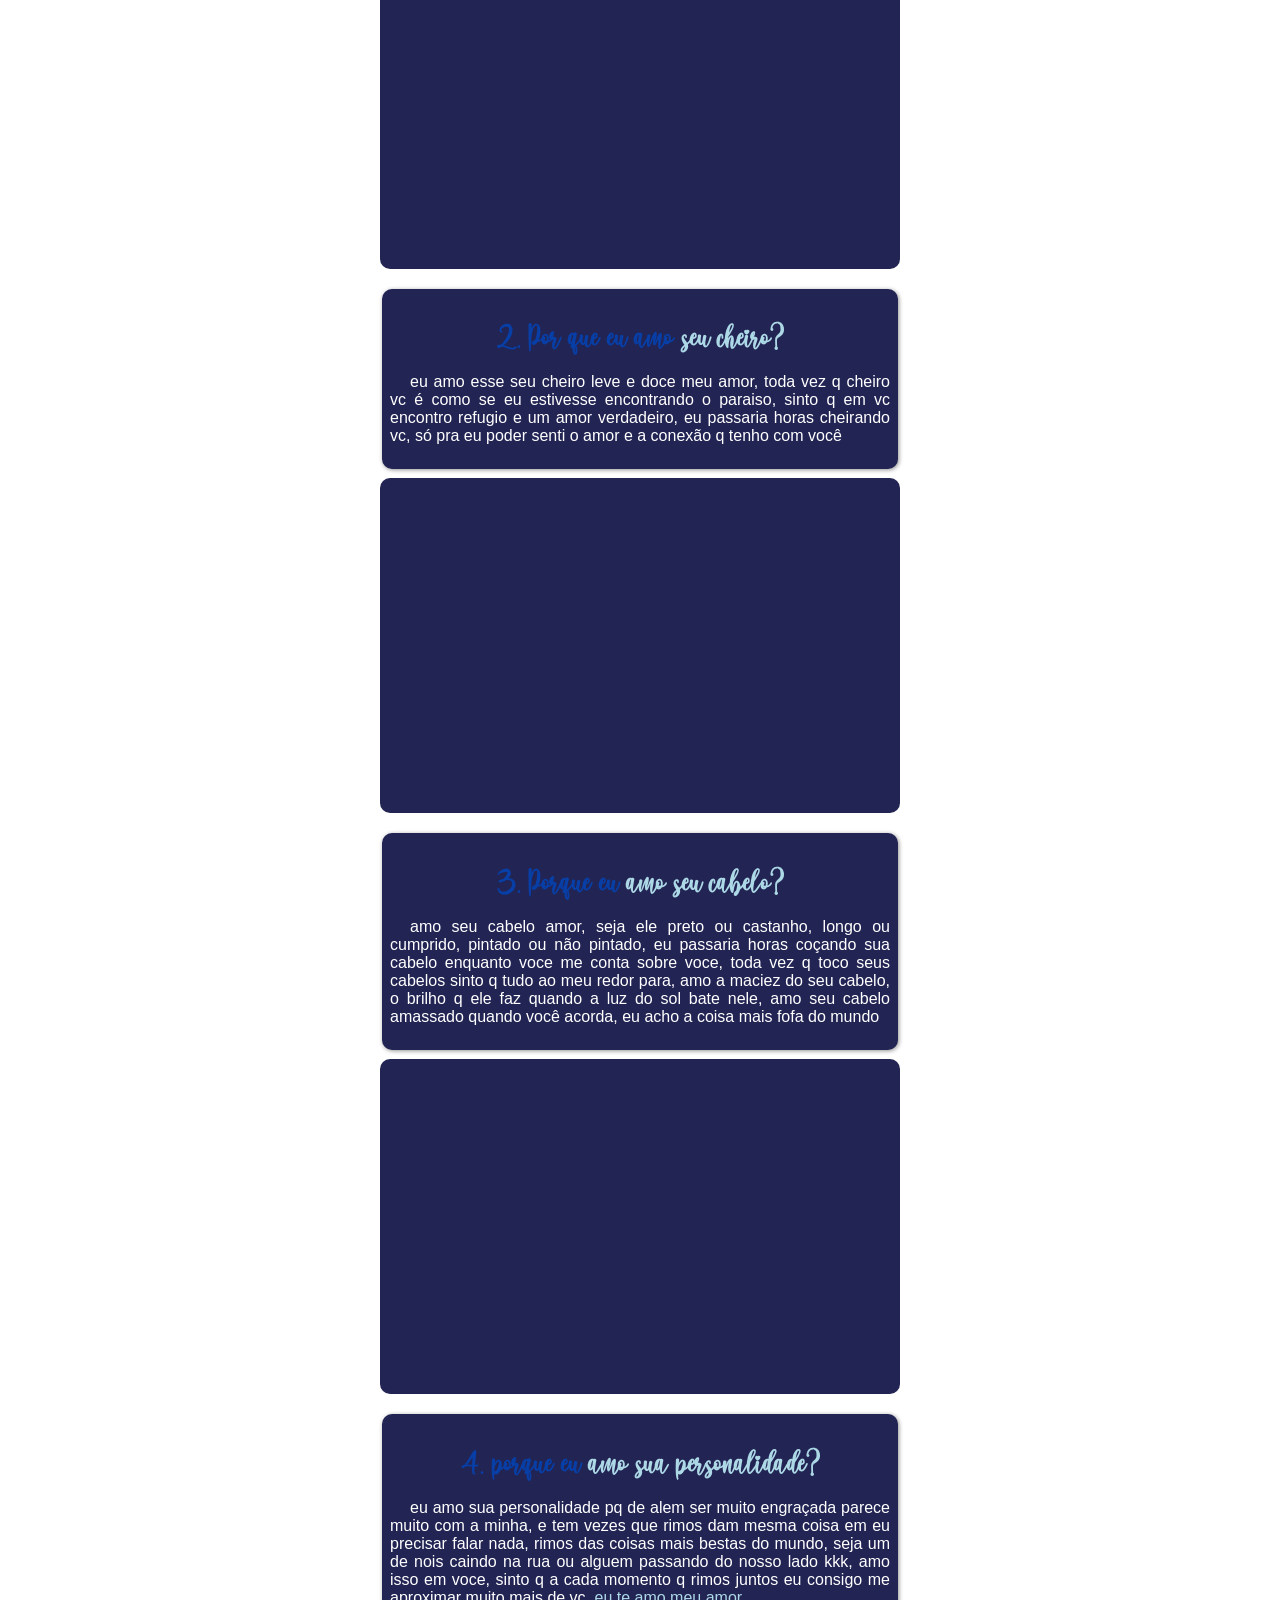
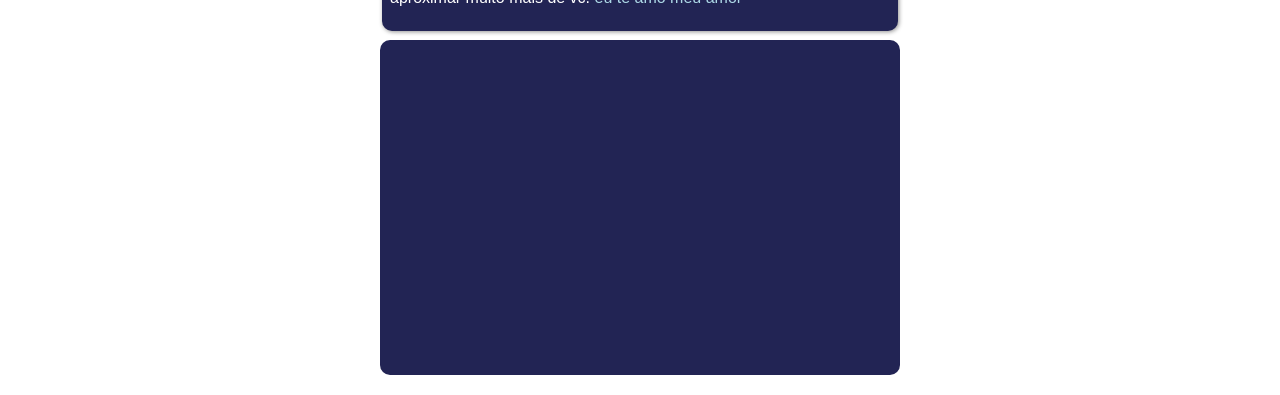
<file: maria/maria.html>
<!DOCTYPE html>
<html lang="pt-br">

<head>
    <meta charset="UTF-8">
    <meta name="viewport" content="width=device-width, initial-scale=1.0">
    <title>te amo!</title>
    <link rel="shortcut icon" href="https://img.icons8.com/?size=100&id=BdjA3Y8bTxW8&format=png&color=000000"
        type="image/x-icon">
    <link rel="stylesheet" href="estilos/style.css">
</head>

<body>
    <header>
        <img id="perfil" src="foto de perfil.jpeg" alt="">
        <h1>
            PARA MEU AMOR
        </h1>
        <div class="musica">
            <iframe src="https://www.youtube.com/embed/8OVAIYQpR0s?si=cLZxreZ3Zj13fYNc" title="YouTube video player"
                frameborder="0"
                allow="accelerometer; autoplay; clipboard-write; encrypted-media; gyroscope; picture-in-picture; web-share"
                referrerpolicy="strict-origin-when-cross-origin" allowfullscreen></iframe>
        </div>
    </header>
    <main>
        <article>
            <section>
                <p>
                    oi amor, sabia que eu te amo? eu espero que saiba pq eu te amo, eu to fazendo esse "site" pra
                    declarar
                    meu amor por vc, eu comecei a fazer site no dia 9 de outubro de 2026, vou fazer ele ao decorrer dos
                    dias, espero que vc goste, eu te amo muito. <br> <span>FICA LIGADA AMOR, SEMPRE OLHA ESSE SITE, VOU
                        ATULIZAR TODO DIA</span>
                </p>
            </section>
            <section class="painel">
                <h1>
                    Os Por Ques Que <span>EU TE AMO</span>:
                </h1>
                <ol type="1">
                    <li>SORRISO</li>
                    <li>CHEIRO</li>
                    <li>CABELO</li>
                    <li>PERSONALIADE</li>
                    <li>AMOR</li>
                    <li>CONEXÃO</li>
                    <li>MUSICA</li>
                </ol>
            </section>
            <section id="sorriso">
                <h2>1. Porque eu<span> amo seu sorriso?</span></h2>
                <br>
                <p>amor, eu amo seu sorriso pq ele é uma das coisas mais lindas q eu ja vi, seja de aparelho ou sem
                    aparelho, quando vc tava de aparelho eu achava vc muito fofa, seja quando ficava bicuda ou não, eu
                    adora
                    essas suas buchechinhas de esquilo, aqules esquilos q ficam com a boca cheia de semente, acho q é
                    uma
                    das coisas q eu acho mais fofa em vc, toda vez q olho suas bochechas me da vontade de morder</p>
            </section>
            <section class="fotos">
                <h1>MURAL DE <span>FOTOS</span></h1>
                <iframe src="fotos.html" frameborder="0" class="mural"></iframe>
            </section>
            <div class="musica">
                <iframe width="560" height="315"
                    src="https://www.youtube-nocookie.com/embed/vMlMxxXIA-g?si=M5aQPhZ1ad2LZA8Y"
                    title="YouTube video player" frameborder="0"
                    allow="accelerometer; autoplay; clipboard-write; encrypted-media; gyroscope; picture-in-picture; web-share"
                    referrerpolicy="strict-origin-when-cross-origin" allowfullscreen></iframe>
            </div>
            <section id="cheiro">
                <h2>2. Por que eu amo <span>seu cheiro?</span></h2>
                <p>eu amo esse seu cheiro leve e doce meu amor, toda vez q cheiro vc é como se eu estivesse encontrando
                    o paraiso, sinto q em vc encontro refugio e um amor verdadeiro, eu passaria horas cheirando vc, só
                    pra eu poder senti o amor e a conexão q tenho com você</p>
            </section>
            <div class="musica">
                <iframe width="560" height="315" src="https://www.youtube.com/embed/l4X1LEgMnR4?si=3Mexg60K8uKQl7JM"
                    title="YouTube video player" frameborder="0"
                    allow="accelerometer; autoplay; clipboard-write; encrypted-media; gyroscope; picture-in-picture; web-share"
                    referrerpolicy="strict-origin-when-cross-origin" allowfullscreen></iframe>
            </div>
            <section>
                <h2> 3. Porque eu <span>amo seu cabelo?</span></h2>
                <p>amo seu cabelo amor, seja ele preto ou castanho, longo ou cumprido, pintado ou não pintado, eu
                    passaria horas coçando sua cabelo enquanto voce me conta sobre voce, toda vez q toco seus cabelos
                    sinto q tudo ao meu redor para, amo a maciez do seu cabelo, o brilho q ele faz quando a luz do sol
                    bate nele, amo seu cabelo amassado quando você acorda, eu acho a coisa mais fofa do mundo</p>
            </section>
            <div class="musica">
                <iframe width="560" height="315" src="https://www.youtube.com/embed/Af7ieNv0wXY?si=-V9hbaLd4-1AKBZx"
                    title="YouTube video player" frameborder="0"
                    allow="accelerometer; autoplay; clipboard-write; encrypted-media; gyroscope; picture-in-picture; web-share"
                    referrerpolicy="strict-origin-when-cross-origin" allowfullscreen></iframe>
            </div>
            <section>
                <h2>4. porque eu <span>amo sua personalidade?</span></h2>
                <p>eu amo sua personalidade pq de alem ser muito engraçada parece muito com a minha, e tem vezes que
                    rimos dam mesma coisa em eu precisar falar nada, rimos das coisas mais bestas do mundo, seja um de
                    nois caindo na rua ou alguem passando do nosso lado kkk, amo isso em voce, sinto q a cada momento q
                    rimos juntos eu consigo me aproximar muito mais de vc. <span>eu te amo meu amor</span></p>
            </section>
            <div class="musica">
                <iframe width="560" height="315" src="https://www.youtube.com/embed/qBBwXuEV4jA?si=APtRtjE6IXLaVKtt"
                    title="YouTube video player" frameborder="0"
                    allow="accelerometer; autoplay; clipboard-write; encrypted-media; gyroscope; picture-in-picture; web-share"
                    referrerpolicy="strict-origin-when-cross-origin" allowfullscreen></iframe>
            </div>
        </article>

    </main>

</html>
</file>
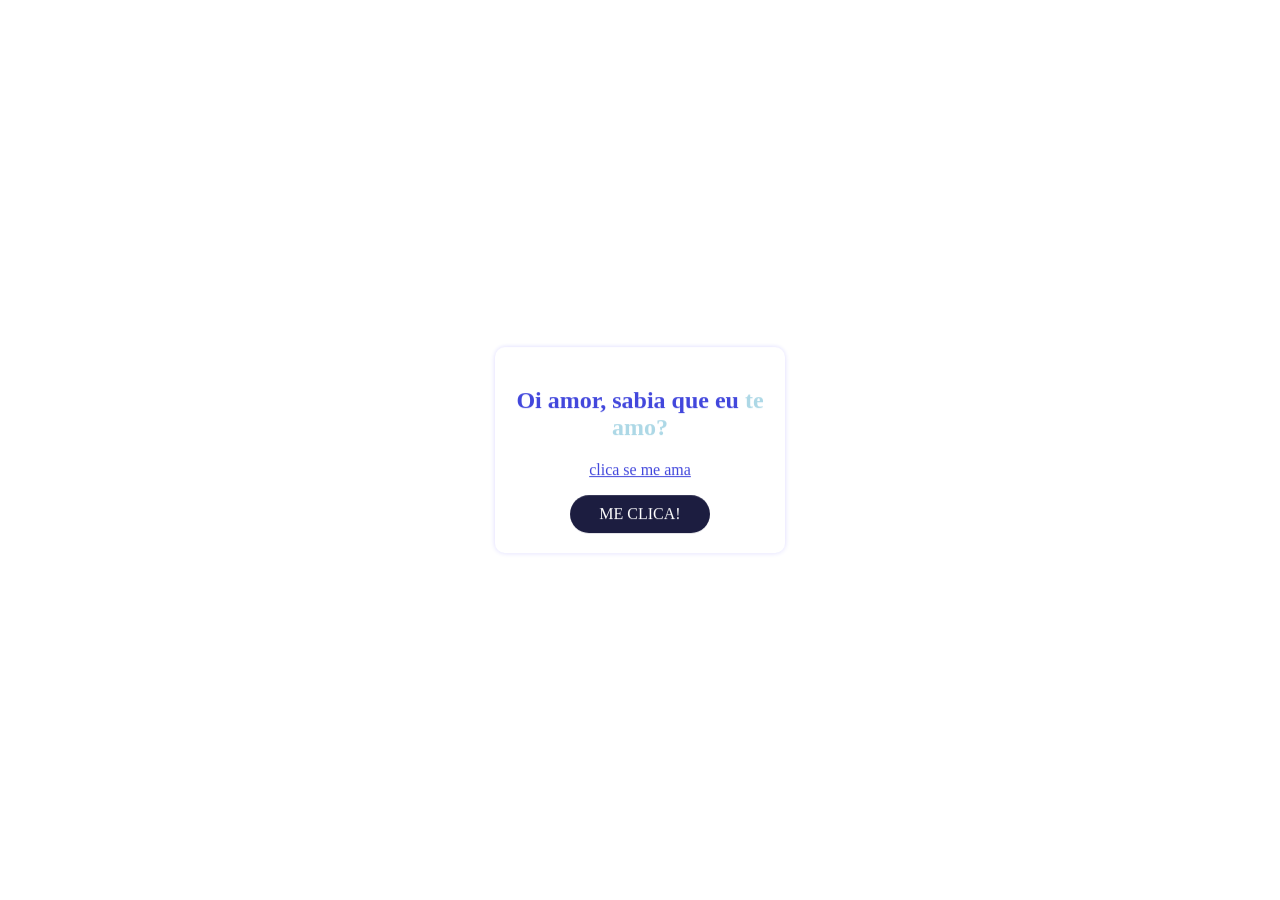
<file: maria/pagina-inicial.html>
<!DOCTYPE html>
<html lang="pt-br">

<head>
    <meta charset="UTF-8">
    <meta name="viewport" content="width=device-width, initial-scale=1.0">
    <title>te amo!</title>
    <link rel="shortcut icon" href="https://img.icons8.com/?size=100&id=BdjA3Y8bTxW8&format=png&color=000000"
        type="image/x-icon">
    <style>
        body {
            background-image: url(https://i.pinimg.com/736x/20/a5/43/20a543c918e8a778c04b0f0ee6192bfe.jpg);
            background-size: cover;
            background-attachment: fixed;
            background-repeat: no-repeat;
            background-position: center top;
        }

        main {
            position: absolute;
            top: 50%;
            left: 50%;
            transform: translate(-50%, -50%);
        }

        h1,
        p {
            text-align: center;
            color: #4247DC;
        }

        p {
            text-decoration: underline;
        }

        a {
            background-color: #1C1D40;
            color: #FFFFFF;
            padding: 10px 20px;
            text-decoration: none;
            border-radius: 50px;
            width: 100px;
            display: block;
            margin: auto;
            text-align: center;
        }

        a:hover {
            background-color: #4247DC;
            color: #0c0101;
            transform: scale(1.05);
            transition: all 0.3s ease;
        }

        section {
            backdrop-filter: blur(4px);
            background: transparent;
            padding: 20px;
            border-radius: 10px;
            width: 250px;
            box-shadow: 0px 0px 5px rgba(35, 1, 254, 0.155);
        }

        span {
            color: lightblue;
        }
    </style>
</head>

<body>
    <main>
        <section>
            <h1>Oi amor, sabia que eu <span>te amo?</span></h1>
            <p>clica se me ama</p>
            <a href="maria.html">ME CLICA!</a>
        </section>
    </main>
</body>

</html>
</file>
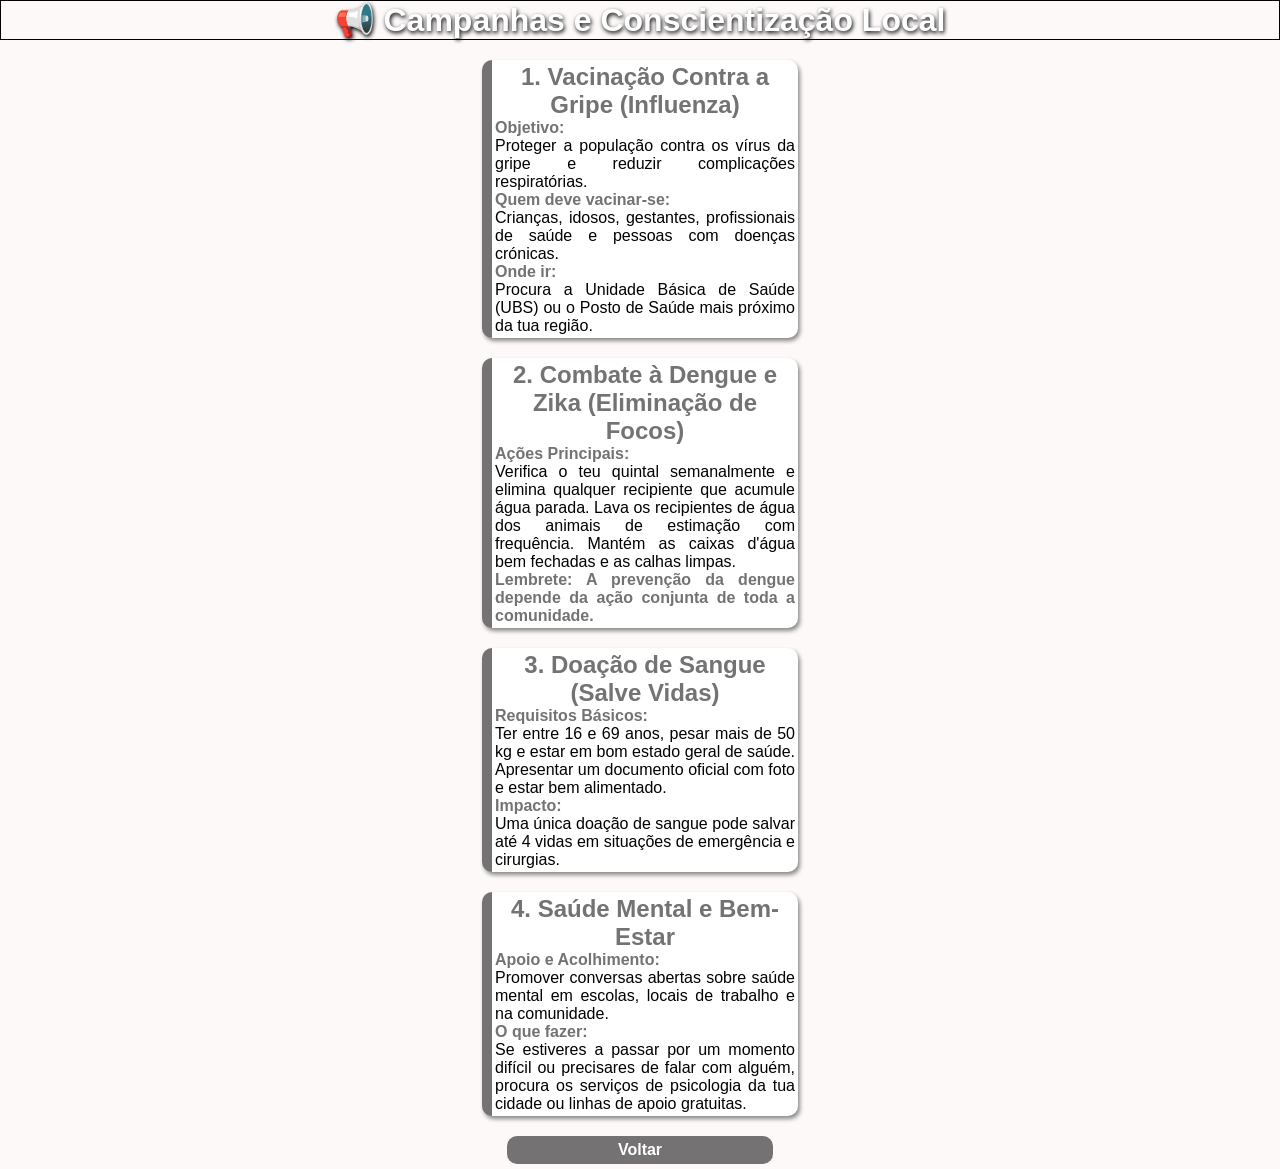
<file: eletiva/paginas/campanha.html>
<!DOCTYPE html>
<html lang="pt-br">

<head>
    <meta charset="UTF-8">
    <meta name="viewport" content="width=device-width, initial-scale=1.0">
    <title>Guia Ativo</title>
    <link rel="stylesheet" href="../estilos/campanha.css">
    <link rel="stylesheet" href="../medias/cards.css">
    <link rel="shortcut icon" href="../logo.png" type="image/x-icon">
</head>

<body>
    <header>
        <h1>📢 Campanhas e Conscientização Local</h1>
    </header>
    <main>
        <section>
            <h2><span>1. Vacinação Contra a Gripe (Influenza)</span></h2>
            <p>
                <span>Objetivo:</span> <br>
                Proteger a população contra os vírus da gripe e reduzir complicações respiratórias.
                <br>
                <span>Quem deve vacinar-se:</span> <br>
                Crianças, idosos, gestantes, profissionais de saúde e pessoas com doenças crónicas.
                <br>
                <span>Onde ir:</span> <br>
                Procura a Unidade Básica de Saúde (UBS) ou o Posto de Saúde mais próximo da tua região.
            </p>
        </section>
        <section>
            <h2><span>2. Combate à Dengue e Zika (Eliminação de Focos)</span></h2>
            <p>
                <span>Ações Principais:</span> <br>
                Verifica o teu quintal semanalmente e elimina qualquer recipiente que acumule água parada.
                Lava os recipientes de água dos animais de estimação com frequência.
                Mantém as caixas d'água bem fechadas e as calhas limpas.
                <br>
                <span>
                    Lembrete:
                    A prevenção da dengue depende da ação conjunta de toda a comunidade.
                </span>
            </p>
        </section>
        <section>
            <h2><span>3. Doação de Sangue (Salve Vidas)</span></h2>
            <p>
                <span>Requisitos Básicos:</span> <br>
                Ter entre 16 e 69 anos, pesar mais de 50 kg e estar em bom estado geral de saúde.
                Apresentar um documento oficial com foto e estar bem alimentado.
                <br>
                <span>Impacto:</span> <br>
                Uma única doação de sangue pode salvar até 4 vidas em situações de emergência e cirurgias.
            </p>
        </section>
        <section>
            <h2><span>4. Saúde Mental e Bem-Estar</span></h2>
            <p>
                <span>Apoio e Acolhimento:</span> <br>
                Promover conversas abertas sobre saúde mental em escolas, locais de trabalho e na comunidade.
                <br>
                <span>O que fazer:</span> <br>
                Se estiveres a passar por um momento difícil ou precisares de falar com alguém, procura os serviços de
                psicologia da tua cidade ou linhas de apoio gratuitas.
            </p>
        </section>
        <a href="index.html">Voltar</a>
    </main>
    <script src="../script/campanha.js"></script>
</body>

</html>
</file>
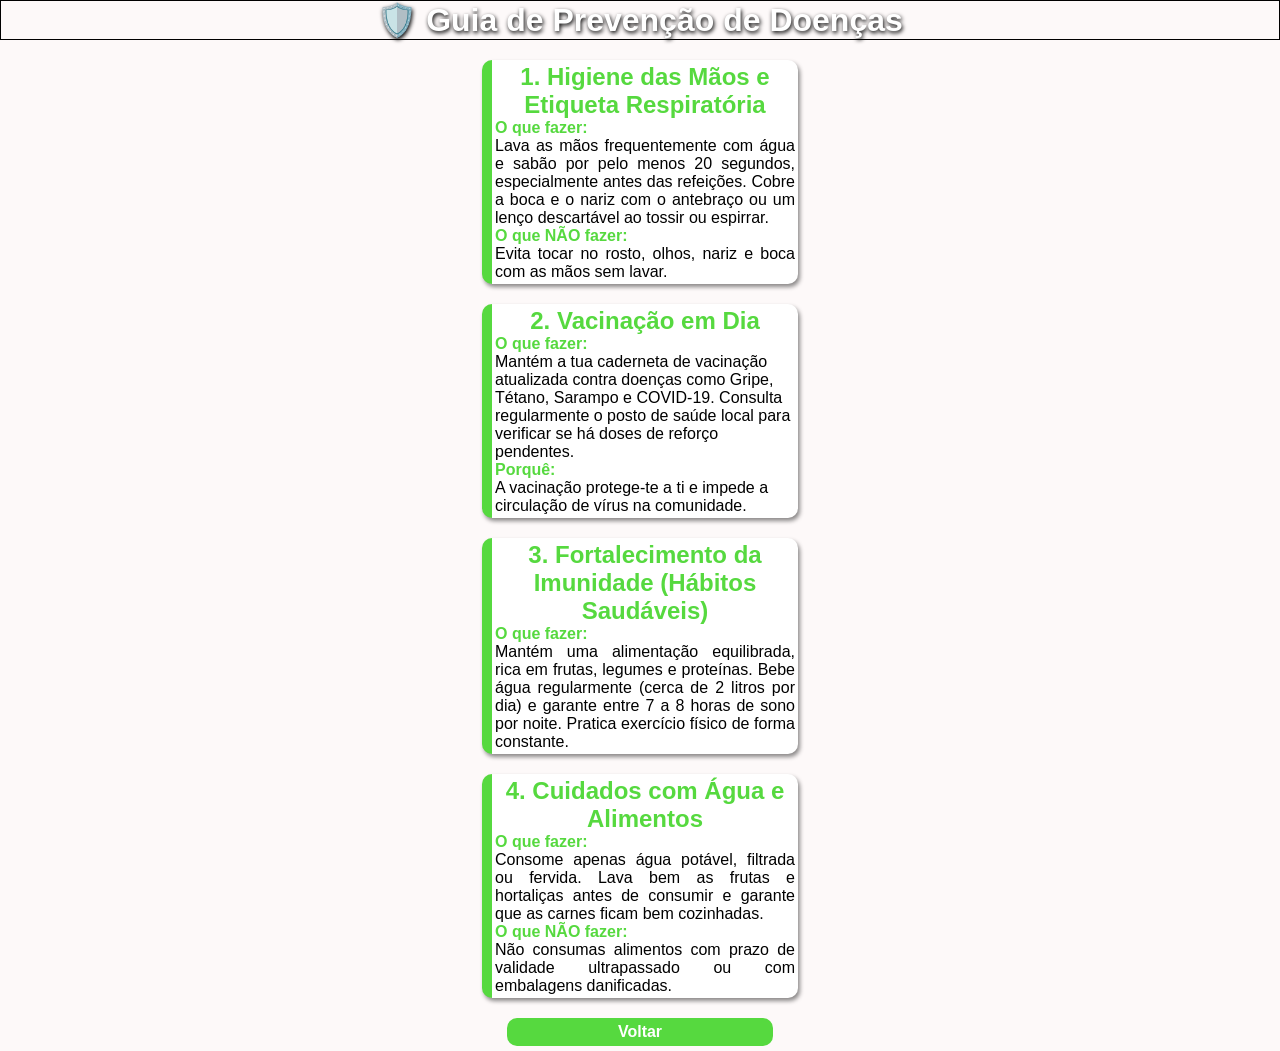
<file: eletiva/paginas/doença.html>
<!DOCTYPE html>
<html lang="en">

<head>
    <meta charset="UTF-8">
    <meta name="viewport" content="width=device-width, initial-scale=1.0">
    <title>Guia Ativo</title>
    <link rel="stylesheet" href="../estilos/doença.css">
    <link rel="stylesheet" href="../medias/cards.css">
    <link rel="shortcut icon" href="../logo.png" type="image/x-icon">
</head>

<body>
    <header>
        <h1>🛡️ Guia de Prevenção de Doenças</h1>
    </header>
    <main>
        <section>
            <h2><span>1. Higiene das Mãos e Etiqueta Respiratória</span></h2>
            <p>
                <span>O que fazer:</span>
                <br>
                Lava as mãos frequentemente com água e sabão por pelo menos 20 segundos, especialmente antes das
                refeições.
                Cobre a boca e o nariz com o antebraço ou um lenço descartável ao tossir ou espirrar.
                <br>
                <span>O que NÃO fazer:</span>
                <br>
                Evita tocar no rosto, olhos, nariz e boca com as mãos sem lavar.
            </p>
        </section>
        <section>
            <h2><span>2. Vacinação em Dia</span></h2>
            <span>O que fazer:</span>
            <br>
            Mantém a tua caderneta de vacinação atualizada contra doenças como Gripe, Tétano, Sarampo e COVID-19.
            Consulta regularmente o posto de saúde local para verificar se há doses de reforço pendentes.
            <br>
            <span>Porquê:</span>
            <br>
            A vacinação protege-te a ti e impede a circulação de vírus na comunidade.
        </section>
        <section>
            <h2><span>3. Fortalecimento da Imunidade (Hábitos Saudáveis)</span></h2>
            <p>
                <span>O que fazer:</span>
                <br>
                Mantém uma alimentação equilibrada, rica em frutas, legumes e proteínas.
                Bebe água regularmente (cerca de 2 litros por dia) e garante entre 7 a 8 horas de sono por noite.
                Pratica exercício físico de forma constante.
            </p>
        </section>
        <section>
            <h2><span>4. Cuidados com Água e Alimentos</span></h2>
            <p>
                <span>O que fazer:</span> <br>
                Consome apenas água potável, filtrada ou fervida.
                Lava bem as frutas e hortaliças antes de consumir e garante que as carnes ficam bem cozinhadas.
                <br>
                <span>O que NÃO fazer:</span> <br>
                Não consumas alimentos com prazo de validade ultrapassado ou com embalagens danificadas.
            </p>
        </section>
        <a href="index.html">Voltar</a>
    </main>
    <script src="../script/doença.js"></script>
</body>

</html>
</file>
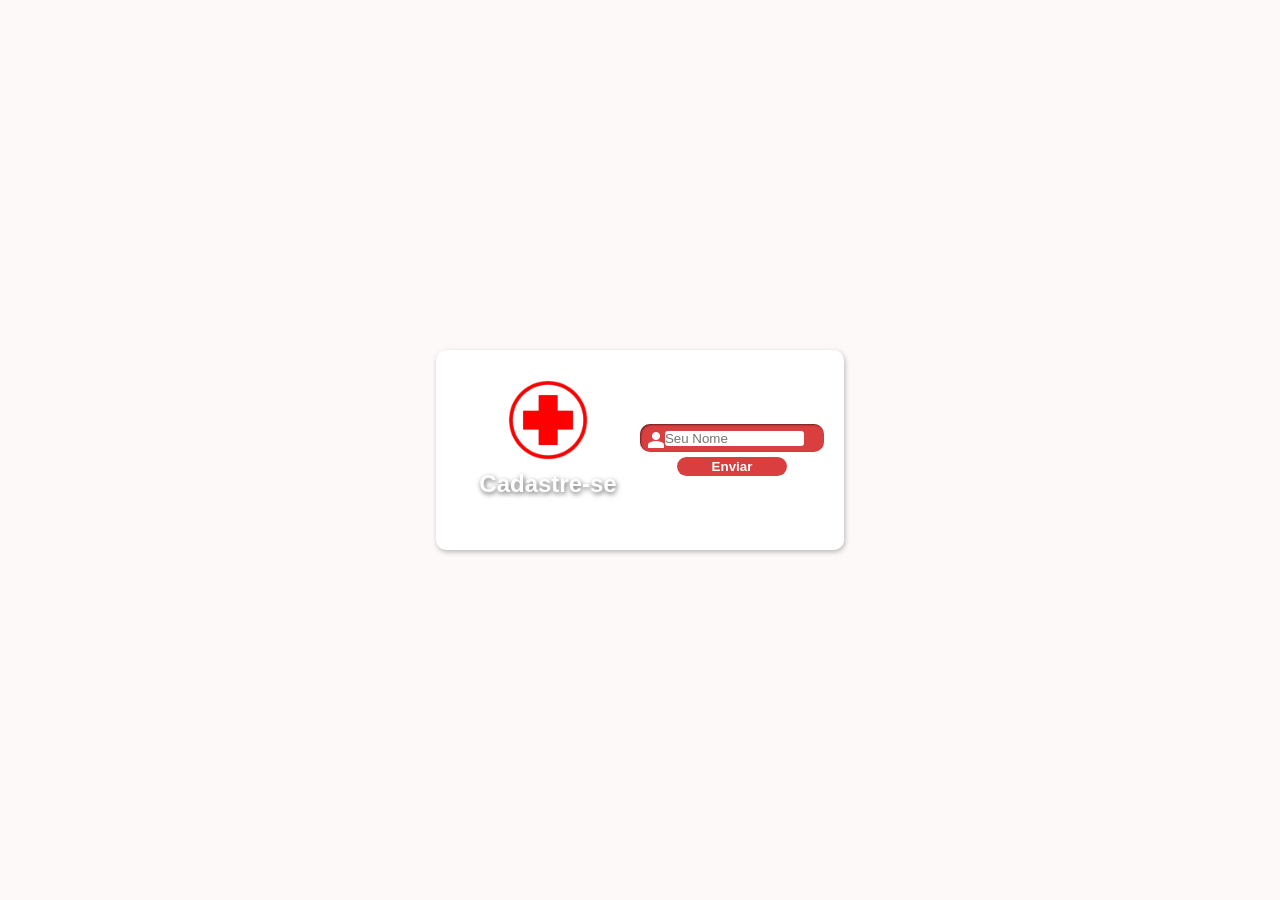
<file: eletiva/paginas/login.html>
<!DOCTYPE html>
<html lang="pt-br">

<head>
    <meta charset="UTF-8">
    <meta name="viewport" content="width=device-width, initial-scale=1.0">
    <title>Guia Ativo</title>
    <link rel="stylesheet" href="../estilos/login.css">
    <link rel="stylesheet" href="../medias/login.css">
    <link rel="stylesheet"
        href="https://fonts.googleapis.com/css2?family=Material+Symbols+Outlined:opsz,wght,FILL,GRAD@20..48,100..700,0..1,-50..200&icon_names=person" />
    <link rel="shortcut icon" href="../logo.png" type="image/x-icon">
</head>

<body>
    <section>
        <img src="../logo.png" alt="saude logo">
        <h1>Cadastre-se</h1>
        <form action="">
            <div>
                <label for="user"><span class="material-symbols-outlined">
                        person
                    </span></label>
                <input type="text" name="user" id="user" placeholder="Seu Nome">
            </div>
            <input type="button" value="Enviar" id="submit">
        </form>
    </section>
    <script src="../script/login.js"></script>
</body>

</html>
</file>
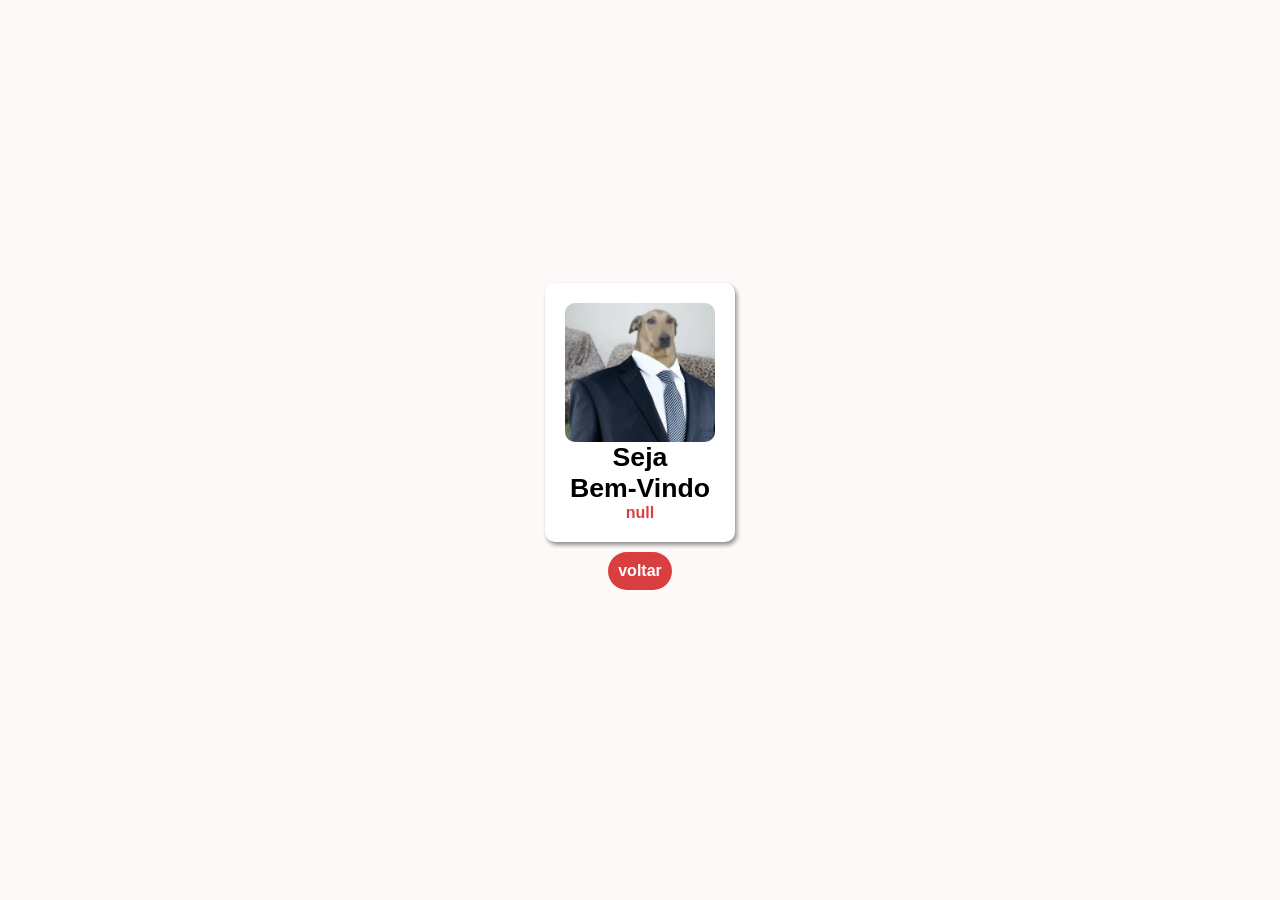
<file: eletiva/paginas/perfil.html>
<!DOCTYPE html>
<html lang="pt-br">

<head>
    <meta charset="UTF-8">
    <meta name="viewport" content="width=device-width, initial-scale=1.0">
    <title>Guia Ativo</title>
    <link rel="stylesheet" href="../estilos/perfil.css">
    <link rel="shortcut icon" href="../logo.png" type="image/x-icon">
</head>

<body>
    <section>
        <img src="perfil.jpg" alt="">
        <h1>Seja <br> Bem-Vindo</h1>
        <div id="res">...</div>
    </section>
    <a href="index.html">voltar</a>
    <script src="../script/perfil.js"></script>
</body>

</html>
</file>
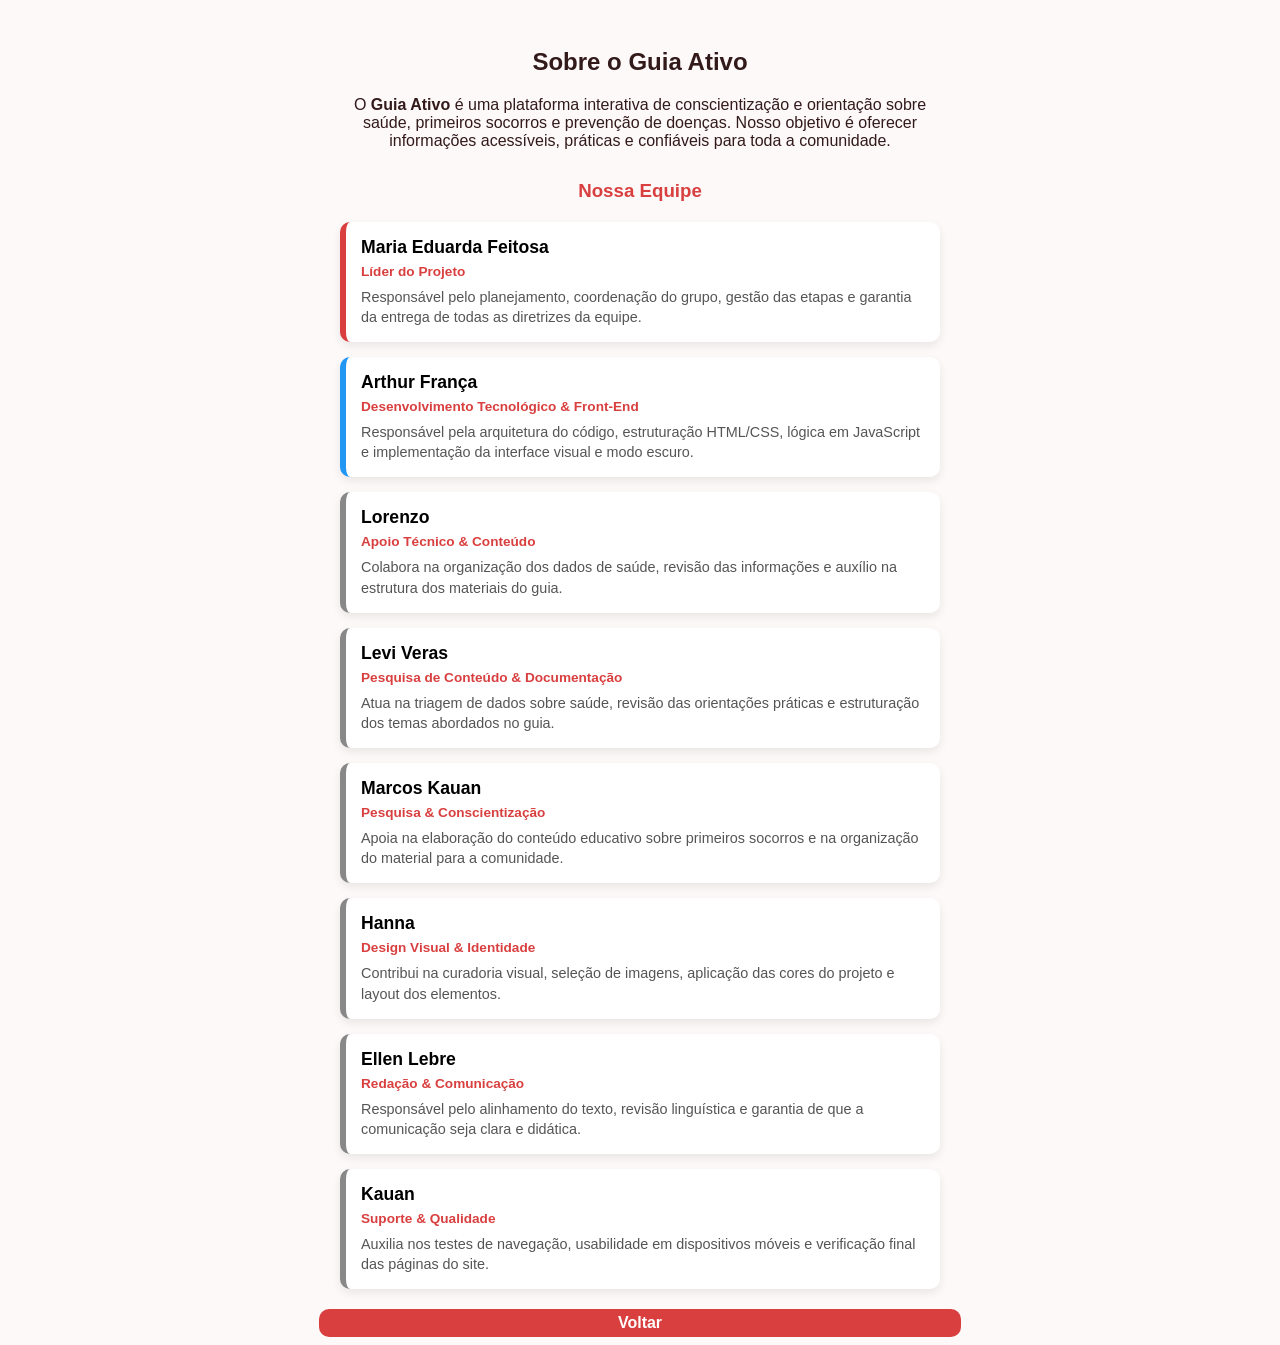
<file: eletiva/paginas/sobre.html>
<!DOCTYPE html>
<html lang="pt-br">

<head>
    <meta charset="UTF-8">
    <meta name="viewport" content="width=device-width, initial-scale=1.0">
    <title>Guia Ativo</title>
    <link rel="stylesheet" href="../estilos/sobre.css">
    <link rel="shortcut icon" href="../logo.png" type="image/x-icon">
</head>

<body>
    <section class="sobre-nos">
        <div class="sobre-cabecalho">
            <h2 class="branco">Sobre o Guia Ativo</h2>
            <p class="branco">O <strong>Guia Ativo</strong> é uma plataforma interativa de conscientização e orientação
                sobre saúde,
                primeiros socorros e prevenção de doenças. Nosso objetivo é oferecer informações acessíveis, práticas e
                confiáveis para toda a comunidade.</p>
        </div>

        <h3 class="titulo-equipe">Nossa Equipe</h3>

        <div class="equipe-grid">
            <!-- Liderança -->
            <div class="membro-card lider">
                <h4>Maria Eduarda Feitosa</h4>
                <span class="cargo">Líder do Projeto</span>
                <p>Responsável pelo planejamento, coordenação do grupo, gestão das etapas e garantia da entrega de todas
                    as diretrizes da equipe.</p>
            </div>

            <!-- Tecnologia / Desenvolvimento -->
            <div class="membro-card dev">
                <h4>Arthur França</h4>
                <span class="cargo">Desenvolvimento Tecnológico & Front-End</span>
                <p>Responsável pela arquitetura do código, estruturação HTML/CSS, lógica em JavaScript e implementação
                    da interface visual e modo escuro.</p>
            </div>

            <!-- Membros Colaboradores / Conteúdo e Pesquisa -->
            <div class="membro-card">
                <h4>Lorenzo</h4>
                <span class="cargo">Apoio Técnico & Conteúdo</span>
                <p>Colabora na organização dos dados de saúde, revisão das informações e auxílio na estrutura dos
                    materiais do guia.</p>
            </div>
            <div class="membro-card">
                <h4>Levi Veras</h4>
                <span class="cargo">Pesquisa de Conteúdo & Documentação</span>
                <p>Atua na triagem de dados sobre saúde, revisão das orientações práticas e estruturação dos temas
                    abordados no guia.</p>
            </div>

            <div class="membro-card">
                <h4>Marcos Kauan</h4>
                <span class="cargo">Pesquisa & Conscientização</span>
                <p>Apoia na elaboração do conteúdo educativo sobre primeiros socorros e na organização do material para
                    a comunidade.</p>
            </div>

            <div class="membro-card">
                <h4>Hanna</h4>
                <span class="cargo">Design Visual & Identidade</span>
                <p>Contribui na curadoria visual, seleção de imagens, aplicação das cores do projeto e layout dos
                    elementos.</p>
            </div>

            <div class="membro-card">
                <h4>Ellen Lebre</h4>
                <span class="cargo">Redação & Comunicação</span>
                <p>Responsável pelo alinhamento do texto, revisão linguística e garantia de que a comunicação seja clara
                    e didática.</p>
            </div>

            <div class="membro-card">
                <h4>Kauan</h4>
                <span class="cargo">Suporte & Qualidade</span>
                <p>Auxilia nos testes de navegação, usabilidade em dispositivos móveis e verificação final das páginas
                    do site.</p>
            </div>
        </div>
    </section>
    <a href="index.html">Voltar</a>
    <script src="../script/sobre.js"></script>
</body>

</html>
</file>
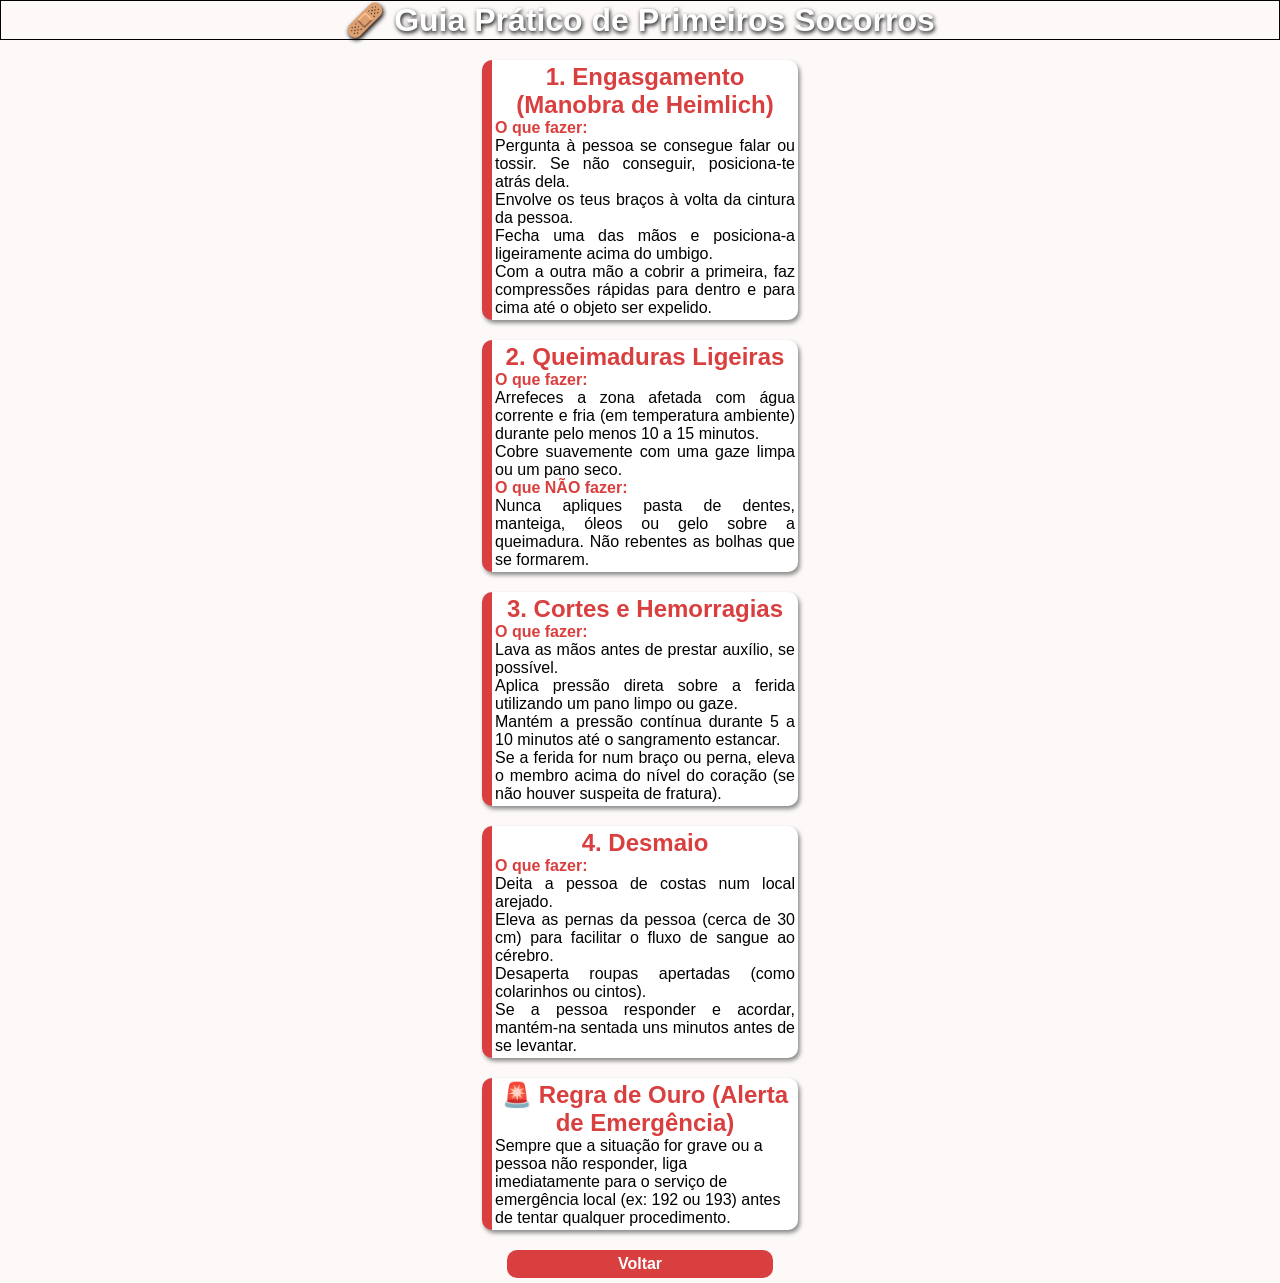
<file: eletiva/paginas/socorros.html>
<!DOCTYPE html>
<html lang="pt-br">

<head>
    <meta charset="UTF-8">
    <meta name="viewport" content="width=device-width, initial-scale=1.0">
    <title>primeiros socorros</title>
    <link rel="stylesheet" href="../estilos/socorros.css">
    <link rel="stylesheet" href="../medias/cards.css">
    <link rel="shortcut icon" href="../logo.png" type="image/x-icon">
</head>

<body>
    <header>
        <h1>🩹 Guia Prático de Primeiros Socorros</h1>
    </header>
    <main>
        <section>
            <h2><span>1. Engasgamento (Manobra de Heimlich)</span></h2>
            <p><span>O que fazer:</span>
                <br>
                Pergunta à pessoa se consegue falar ou tossir. Se não conseguir, posiciona-te atrás dela.
                <br>

                Envolve os teus braços à volta da cintura da pessoa.
                <br>

                Fecha uma das mãos e posiciona-a ligeiramente acima do umbigo.
                <br>

                Com a outra mão a cobrir a primeira, faz compressões rápidas para dentro e para cima até o objeto ser
                expelido.
            </p>
        </section>
        <section>
            <h2><span>2. Queimaduras Ligeiras</span></h2>
            <p>
                <span>O que fazer:</span>
                <br>
                Arrefeces a zona afetada com água corrente e fria (em temperatura ambiente) durante pelo menos 10 a 15
                minutos.
                <br>
                Cobre suavemente com uma gaze limpa ou um pano seco.
                <br>
                <span>O que NÃO fazer:</span>
                <br>
                Nunca apliques pasta de dentes, manteiga, óleos ou gelo sobre a queimadura.

                Não rebentes as bolhas que se formarem.
            </p>
        </section>
        <section>
            <h2><span>3. Cortes e Hemorragias</span></h2>
            <p>
                <span>O que fazer:</span>
                <br>
                Lava as mãos antes de prestar auxílio, se possível.
                <br>
                Aplica pressão direta sobre a ferida utilizando um pano limpo ou gaze.
                <br>
                Mantém a pressão contínua durante 5 a 10 minutos até o sangramento estancar.
                <br>
                Se a ferida for num braço ou perna, eleva o membro acima do nível do coração (se não houver suspeita de
                fratura).
            </p>
        </section>
        <section>
            <h2><span>4. Desmaio</span></h2>
            <p>
                <span>O que fazer:</span>
                <br>
                Deita a pessoa de costas num local arejado.
                <br>
                Eleva as pernas da pessoa (cerca de 30 cm) para facilitar o fluxo de sangue ao cérebro.
                <br>
                Desaperta roupas apertadas (como colarinhos ou cintos).
                <br>
                Se a pessoa responder e acordar, mantém-na sentada uns minutos antes de se levantar.
            </p>
        </section>
        <section>
            <h2><span>🚨 Regra de Ouro (Alerta de Emergência)</span></h2>
            <blockquote>Sempre que a situação for grave ou a pessoa não responder, liga imediatamente para o serviço de
                emergência local (ex: 192 ou 193) antes de tentar qualquer procedimento.</blockquote>
        </section>
        <a href="index.html">Voltar</a>
    </main>
    <script src="../script/socorro.js"></script>
</body>

</html>
</file>
<file: eletiva/estilos/main.css>
:root {
    --bg-principal: #FDF9F9;
    --bg-card: #FFFFFF;
    --texto-principal: #331A1A;
    --texto-secundario: #6F5E5E;
    --destaque: #D93F3F;
}

.darkmode {
    --bg-principal: #4a4848;
    --bg-card: #e6e2e2;
    --texto-principal: #F8EDED;
    --texto-secundario: #A18B8B;
    --destaque: #FF6B6B;
}

* {
    margin: 0%;
    padding: 0%;
    font-family: Arial, Helvetica, sans-serif;
}

body {
    background-color: var(--bg-principal);
}

header {
    position: relative;
    border: 1px solid black;
    text-align: center;
}

.material-symbols-outlined {
    border-radius: 50%;
    position: fixed;
    left: 320px;
    top: 3px;
    padding: 7px;
    color: var(--destaque);
    z-index: 1000;
    font-variation-settings:
        'FILL' 1,
        'wght' 400,
        'GRAD' 0,
        'opsz' 24
}

.material-symbols-outlined:hover {
    transform: scale(1.09);
    background-color: var(--destaque);
    color: white;
    transition: all .5s ease;
}


header>h1 {
    color: white;
    text-shadow: 1px 2px 4px rgba(0, 0, 0, 0.767);
}

#logo {
    margin: auto;
    width: 80px;

}

nav {
    display: none;
    flex-flow: column wrap;
    justify-content: center;
    align-items: center;
    position: fixed;
    left: 50%;
    top: 50%;
    transform: translate(-50%, -50%);
    width: 50%;
    background-color: rgba(255, 255, 255, 0.1);
    backdrop-filter: blur(7px);
    border-radius: 10px;
    padding: 20px;
    z-index: 100;
}

#perfil-bt {
    text-align: center;
    font-weight: bold;
    color: white;
    border-radius: 10px;
    margin-bottom: 5px;
    padding: 5px;
    width: 20%;
    background-color: var(--destaque);
}

#perfil-bt:hover {
    transform: scale(1.08);
    text-decoration: underline;
    transition: all .4s ease;
}

#configuração-bt {
    text-align: center;
    font-weight: bold;
    color: white;
    border-radius: 10px;
    padding: 5px;
    margin-bottom: 5px;
    width: 54%;
    background-color: var(--destaque);
}

#configuração-bt:hover {
    transform: scale(1.08);
    text-decoration: underline;
    transition: all .4s ease;
}

#sobre-bt {
    text-align: center;
    font-weight: bold;
    color: white;
    border-radius: 10px;
    padding: 5px;
    width: 54%;
    margin-bottom: 5px;
    background-color: var(--destaque);
}

#sobre-bt:hover {
    transform: scale(1.08);
    text-decoration: underline;
    transition: all .4s ease;
}

#login {
    text-align: center;
    font-weight: bold;
    color: white;
    border-radius: 10px;
    padding: 5px;
    width: 54%;
    background-color: var(--destaque);
}

#login:hover {
    transform: scale(1.08);
    text-decoration: underline;
    transition: all .4s ease;
}

#menudark {
    display: none;
    flex-flow: column wrap;
    justify-content: center;
    align-items: center;
    position: fixed;
    left: 50%;
    top: 50%;
    transform: translate(-50%, -50%);
    width: 50%;
    background-color: rgba(255, 255, 255, 0.1);
    backdrop-filter: blur(7px);
    border-radius: 10px;
    padding: 20px;
    z-index: 100;
}

#dark {
    color: white;
    border: none;
    padding: 5px;
    border-radius: 10px;
    background-color: var(--destaque);
}

#dark:hover {
    transform: scale(1.08);
    text-decoration: underline;
    transition: all .4s ease;
}

#close {
    position: relative;
    top: -25px;
    left: -110px;
    padding: 2px;
    height: 20px;
    width: 20px;
    text-align: center;
    font-weight: bold;
    border-radius: 50%;
    background-color: var(--destaque);
    color: white;
}

main {
    margin-top: 10px;
    margin-left: auto;
    margin-right: auto;
}

#primeiro-socorros {
    background-color: var(--bg-card);
    border-left: var(--destaque) 10px solid;
    margin: auto;
    margin-bottom: 20px;
    width: 300px;
    padding: 3px;
    border-radius: 10px;
    box-shadow: 2px 3px 4px rgba(0, 0, 0, 0.452);
}

#primeiro-socorros:hover {
    border-left: var(--destaque) 25px solid;
    transition: all .4s ease;
}

.card-socorro {
    position: relative;
    border-radius: 10px;
    border-left: red;
}

.socorros {
    border-radius: 10px;
    width: 100%;
    height: 100%;
}

.sombra {
    border-radius: 10px;
    position: absolute;
    top: 0;
    left: 0;
    width: 100%;
    height: 100%;
    background: linear-gradient(to bottom, rgba(255, 255, 255, 0), rgba(0, 0, 0, 0.826) 80%);
}

.sobre {
    border-radius: 10px;
    position: absolute;
    top: 0;
    left: 0;
    width: 100%;
    height: 100%;
}

#tiulo-socorro {
    text-align: center;
    color: var(--destaque);
}

#doença {
    background-color: var(--bg-card);
    border-left: green 10px solid;
    margin: auto;
    margin-bottom: 20px;
    width: 300px;
    padding: 3px;
    border-radius: 10px;
    box-shadow: 2px 3px 4px rgba(0, 0, 0, 0.452);
}

#doença:hover {
    border-left: green 25px solid;
    transition: all .4s ease;
}

#titulo-doença {
    color: green;
    text-align: center;
}

a {
    text-decoration: none;
}

#campanhas {
    background-color: var(--bg-card);
    border-left: grey 10px solid;
    margin: auto;
    margin-bottom: 20px;
    width: 300px;
    padding: 3px;
    border-radius: 10px;
    box-shadow: 2px 3px 4px rgba(0, 0, 0, 0.452);
}

#campanhas:hover {
    border-left: grey 25px solid;
    transition: all .4s ease;
}

#titulo-campanha {
    color: grey;
    text-align: center;
}
</file>
<file: eletiva/medias/main.css>
@media screen and (min-width:700px) {
    #hamburguer {
        display: none;
    }

    #menu {
        display: flex !important;
        background-color: transparent;
        backdrop-filter: none;
        position: relative;
        top: 20px;
        left: 50%;
        flex-flow: row nowrap;
        justify-content: none;
        align-items: center;
        background-color: var(--destaque);
        padding: 2px;
    }



    #close {
        left: -175px;
    }

    #menudark {
        width: 25%;
    }

    main {
        display: flex;
        flex-flow: row wrap;
        align-items: center;
        justify-content: center;
    }

    #perfil-bt,
    #configuração-bt,
    #sobre-bt,
    #login {
        background-color: transparent;
    }

}
</file>
<file: eletiva/estilos/socorros.css>
:root {
    --bg-principal: #FDF9F9;
    --bg-card: #FFFFFF;
    --texto-principal: #331A1A;
    --texto-secundario: #6F5E5E;
    --destaque: #D93F3F;
}

.darkmode {
    --bg-principal: #4a4848;
    --bg-card: #e6e2e2;
    --texto-principal: #F8EDED;
    --texto-secundario: #A18B8B;
    --destaque: #FF6B6B;
}

* {
    margin: 0%;
    padding: 0%;
    font-family: Arial, Helvetica, sans-serif;
}

body {
    background-color: var(--bg-principal);
}

header {
    text-align: center;
    border: 1px solid black;
}

h1 {
    color: white;
    text-shadow: 1px 2px 4px black;
}

main {
    margin-top: 20px;
}

section {
    background-color: var(--bg-card);
    border-left: var(--destaque) 10px solid;
    margin: auto;
    margin-bottom: 20px;
    width: 300px;
    padding: 3px;
    border-radius: 10px;
    box-shadow: 2px 3px 4px rgba(0, 0, 0, 0.452);
}

h2 {
    text-align: center;
}

p {
    text-align: justify;
}

span {
    color: var(--destaque);
    font-weight: bold;
}

a {
    display: block;
    margin: auto;
    width: 50%;
    margin-bottom: 5px;
    text-align: center;
    text-decoration: none;
    font-weight: bold;
    background-color: var(--destaque);
    color: white;
    border-radius: 10px;
    padding: 5px;
    cursor: pointer;
}

a:hover {
    transform: scale(1.07);
    transition: all .4s ease;
}
</file>
<file: maria/estilos/style.css>
/* PALETA DE CORES 
    #373A80 - FUNDO CAIXA
    #5357BF
    #6E74FF
    #1C1D40 - FUNDO
    #6369E6 - TITULO
    usarei essa paleta de azul
*/

@font-face {
    font-family: 'lovely';
    src: url('../Lovely.otf');
}

header {
    font-family: 'lovely';
    color: #3454A7;
    text-align: center;
    font-weight: normal;
}

p {
    color: white;
    font-family: Arial, Helvetica, sans-serif;
    text-align: justify;
    text-indent: 20px;
}

body {
    margin: auto 3px 0px 3px;
    margin-bottom: 0%;
    background-image: url(https://i.pinimg.com/736x/20/a5/43/20a543c918e8a778c04b0f0ee6192bfe.jpg);
    background-size: cover;
    background-attachment: fixed;
    background-repeat: no-repeat;
    background-position: center bottom;
}

section {
    background-color: #222454;
    padding: 8px;
    border-radius: 10px;
    margin: 9px auto 9px auto;
    box-shadow: 1px 1px 4px rgba(0, 0, 0, 0.432);
    max-width: 500px;

}

.musica {
    display: flex;
    height: auto;
    background-color: #222454;
    padding: 10px;
    margin: auto auto 20px auto;
    border-radius: 10px;
    max-width: 500px;

}

span {
    color: lightblue;
}

.painel>h1 {
    font-size: 17px;
    text-align: center;
    color: rgb(8, 63, 167);
}

.painel>ol {
    text-decoration: underline;
    color: rgb(0, 155, 239);
    text-align: left;
}


#perfil {
    box-shadow: 0px 0px 5px rgba(0, 0, 7, 0.507);
    margin: auto;
    width: 100px;
    border-radius: 50%;

}

iframe {
    text-align: center;
    align-items: center;
    width: 100%;
}

#sorriso p {
    margin-top: 0%;
}

.mural {

    height: 460px;
}

.fotos h1 {
    text-align: center;
    font-family: 'lovely';
    color: white;
}

h2 {
    text-align: center;
    font-family: 'lovely';
    color: rgb(8, 63, 167);
    margin-bottom: 4px;
    font-size: 2em;
}
</file>
<file: eletiva/estilos/campanha.css>
:root {
    --bg-principal: #FDF9F9;
    --bg-card: #FFFFFF;
    --texto-principal: #331A1A;
    --texto-secundario: #6F5E5E;
    --destaque: #747272;
}

.darkmode {
    --bg-principal: #4a4848;
    --bg-card: #e6e2e2;
    --texto-principal: #F8EDED;
    --texto-secundario: #A18B8B;
    --destaque: #5a5c5a;
}

* {
    margin: 0%;
    padding: 0%;
    font-family: Arial, Helvetica, sans-serif;
}

body {
    background-color: var(--bg-principal);
}

header {
    text-align: center;
    border: 1px solid black;
}

h1 {
    color: white;
    text-shadow: 1px 2px 4px black;
}

main {
    margin-top: 20px;
}

section {
    background-color: var(--bg-card);
    border-left: var(--destaque) 10px solid;
    margin: auto;
    margin-bottom: 20px;
    width: 300px;
    padding: 3px;
    border-radius: 10px;
    box-shadow: 2px 3px 4px rgba(0, 0, 0, 0.452);
}

h2 {
    text-align: center;
}

p {
    text-align: justify;
}

span {
    color: var(--destaque);
    font-weight: bold;
}

a {
    display: block;
    margin: auto;
    width: 50%;
    margin-bottom: 5px;
    text-align: center;
    text-decoration: none;
    font-weight: bold;
    background-color: var(--destaque);
    color: white;
    border-radius: 10px;
    padding: 5px;
    cursor: pointer;
}

a:hover {
    transform: scale(1.07);
    transition: all .4s ease;
}
</file>
<file: eletiva/medias/cards.css>
@media screen and (min-width:700px) {
    a {
        width: 20%;
    }
}
</file>
<file: eletiva/estilos/doença.css>
:root {
    --bg-principal: #FDF9F9;
    --bg-card: #FFFFFF;
    --texto-principal: #331A1A;
    --texto-secundario: #6F5E5E;
    --destaque: #56d93f;
}

.darkmode {
    --bg-principal: #4a4848;
    --bg-card: #e6e2e2;
    --texto-principal: #F8EDED;
    --texto-secundario: #A18B8B;
    --destaque: #259810;
}

* {
    margin: 0%;
    padding: 0%;
    font-family: Arial, Helvetica, sans-serif;
}

body {
    background-color: var(--bg-principal);
}

header {
    text-align: center;
    border: 1px solid black;
}

h1 {
    color: white;
    text-shadow: 1px 2px 4px black;
}

main {
    margin-top: 20px;
}

section {
    background-color: var(--bg-card);
    border-left: var(--destaque) 10px solid;
    margin: auto;
    margin-bottom: 20px;
    width: 300px;
    padding: 3px;
    border-radius: 10px;
    box-shadow: 2px 3px 4px rgba(0, 0, 0, 0.452);
}

h2 {
    text-align: center;
}

p {
    text-align: justify;
}

span {
    color: var(--destaque);
    font-weight: bold;
}

a {
    display: block;
    margin: auto;
    width: 50%;
    margin-bottom: 5px;
    text-align: center;
    text-decoration: none;
    font-weight: bold;
    background-color: var(--destaque);
    color: white;
    border-radius: 10px;
    padding: 5px;
    cursor: pointer;
}

a:hover {
    transform: scale(1.07);
    transition: all .4s ease;
}
</file>
<file: eletiva/estilos/login.css>
:root {
    --bg-principal: #FDF9F9;
    --bg-card: #FFFFFF;
    --texto-principal: #331A1A;
    --texto-secundario: #6F5E5E;
    --destaque: #D93F3F;
}

.darkmode {
    --bg-principal: #4a4848;
    --bg-card: #e6e2e2;
    --texto-principal: #F8EDED;
    --texto-secundario: #A18B8B;
    --destaque: #FF6B6B;
}

* {
    margin: 0%;
    padding: 0%;
    font-family: Arial, Helvetica, sans-serif;
}

body {
    background-color: var(--bg-principal);
    display: flex;
    justify-content: center;
    align-items: center;
    min-height: 100dvh;
    background-color: var(--bg-principal);
}

section {
    position: relative;
    background-color: var(--bg-card);
    box-shadow: 1px 2px 5px rgba(0, 0, 0, 0.267);
    padding: 20px;
    border-radius: 10px;
    text-align: center;
    display: flex;
    flex-flow: column nowrap;
}

div {
    background-color: var(--destaque);
    padding: 5px;
    border-radius: 10px;
    box-shadow: inset 1px 1px 2px rgba(0, 0, 0, 0.5);
    margin-bottom: 0%;
}

#user {
    border-radius: 3px;
    border: none;
    width: 80%;
    margin-left: 5px;
}

#submit {
    width: 60%;
    border: none;
    background-color: var(--destaque);
    color: white;
    font-weight: bold;
    border-radius: 10px;
    padding: 2px;
    margin-top: 5px;
    cursor: pointer;
}

#submit:hover {
    transform: scale(1.06);
    background-color: #ba3636;
    text-decoration: underline;
    transition: all .4s ease;
}

.material-symbols-outlined {
    position: absolute;
    top: 170px;
    left: 20px;
    color: white;
    font-variation-settings:
        'FILL' 1,
        'wght' 400,
        'GRAD' 0,
        'opsz' 24
}

h1 {
    color: white;
    text-shadow: 1px 2px 5px rgba(0, 0, 0, 0.603);
    margin-bottom: 10px;


}

img {
    margin: auto;
    width: 150px;
}
</file>
<file: eletiva/medias/login.css>
@media screen and (min-width:700px) {
    section {
        display: grid;
        grid-template: repeat(2, 1fr) / repeat(2, 1fr);
        height: 160px;
    }

    .material-symbols-outlined {
        position: absolute;
        top: 39%;
        left: 51%;
    }

    h1 {
        grid-area: 2 /1 / 2 / 2;
    }

    form {
        grid-area: 1 / 2 / -1 / 3;
        place-self: center;
    }

}
</file>
<file: eletiva/estilos/perfil.css>
:root {
    --bg-principal: #FDF9F9;
    --bg-card: #FFFFFF;
    --texto-principal: #331A1A;
    --texto-secundario: #6F5E5E;
    --destaque: #D93F3F;
}

.darkmode {
    --bg-principal: #4a4848;
    --bg-card: #e6e2e2;
    --texto-principal: #F8EDED;
    --texto-secundario: #A18B8B;
    --destaque: #FF6B6B;
}

* {
    margin: 0%;
    padding: 0%;
    font-family: Arial, Helvetica, sans-serif;
}

body {
    display: flex;
    align-items: center;
    justify-content: center;
    flex-flow: column wrap;
    min-height: 97dvh;
    background-color: var(--bg-principal);
}

section {
    display: flex;
    align-items: center;
    justify-content: center;
    flex-flow: column wrap;
    background-color: var(--bg-card);
    box-shadow: 2px 3px 4px rgba(0, 0, 0, 0.429);
    padding: 20px;
    border-radius: 10px;
}

img {
    border-radius: 10px;
    width: 150px;
}

h1 {
    font-size: 20pt;
    text-align: center;
}

div {
    color: var(--destaque);
}

a {
    margin-top: 10px;
    padding: 10px;
    border-radius: 20px;
    text-decoration: none;
    color: white;
    font-weight: bold;

    text-align: center;
    background-color: var(--destaque);
}

a:hover {
    transform: scale(1.09);
    text-decoration: underline;
    transition: all .4s ease;
}
</file>
<file: eletiva/estilos/sobre.css>
:root {
    --bg-principal: #FDF9F9;
    --bg-card: #FFFFFF;
    --texto-principal: #331A1A;
    --texto-secundario: #6F5E5E;
    --destaque: #D93F3F;
}

.darkmode {
    --bg-principal: #4a4848;
    --bg-card: #e6e2e2;
    --texto-principal: #F8EDED;
    --texto-secundario: #A18B8B;
    --destaque: #FF6B6B;
}

* {
    font-family: Arial, Helvetica, sans-serif;
}

.sobre-nos {
    padding: 20px;
    max-width: 600px;
    margin: 0 auto;
}

body {
    background-color: var(--bg-principal);
}

.sobre-cabecalho {
    text-align: center;
    margin-bottom: 30px;
}

.titulo-equipe {
    text-align: center;
    color: var(--destaque, #e50914);
    margin-bottom: 20px;
}

.equipe-grid {
    display: flex;
    flex-direction: column;
    gap: 15px;
}

.membro-card {
    background: var(--bg-card, #ffffff);
    border-left: 6px solid #888888;
    /* Borda lateral cinza padrão */
    border-radius: 10px;
    padding: 15px;
    box-shadow: 0 4px 10px rgba(0, 0, 0, 0.08);
}

/* Destaque para a Líder */
.membro-card.lider {
    border-left-color: var(--destaque, #e50914);
    /* Borda vermelha */
}

/* Destaque para a área de Tecnologia */
.membro-card.dev {
    border-left-color: #2196f3;
    /* Borda azul ou a cor de destaque que preferir */
}

.membro-card h4 {
    margin: 0 0 4px 0;
    font-size: 1.1rem;
}

.membro-card .cargo {
    display: inline-block;
    font-size: 0.85rem;
    font-weight: bold;
    color: var(--destaque, #e50914);
    margin-bottom: 8px;
}

.membro-card p {
    margin: 0;
    font-size: 0.9rem;
    line-height: 1.4;
    color: #555555;
}

/* Ajustes automáticos para o modo escuro */
body.darkmode .membro-card {
    background: #222222;
    color: #ffffff;
}

body.darkmode .membro-card p {
    color: #cccccc;
}

a {
    display: block;
    margin: auto;
    width: 50%;
    margin-bottom: 5px;
    text-align: center;
    text-decoration: none;
    font-weight: bold;
    background-color: var(--destaque);
    color: white;
    border-radius: 10px;
    padding: 5px;
    cursor: pointer;
}

a:hover {
    transform: scale(1.07);
    transition: all .4s ease;
}

.branco {
    color: var(--texto-principal);
}
</file>
